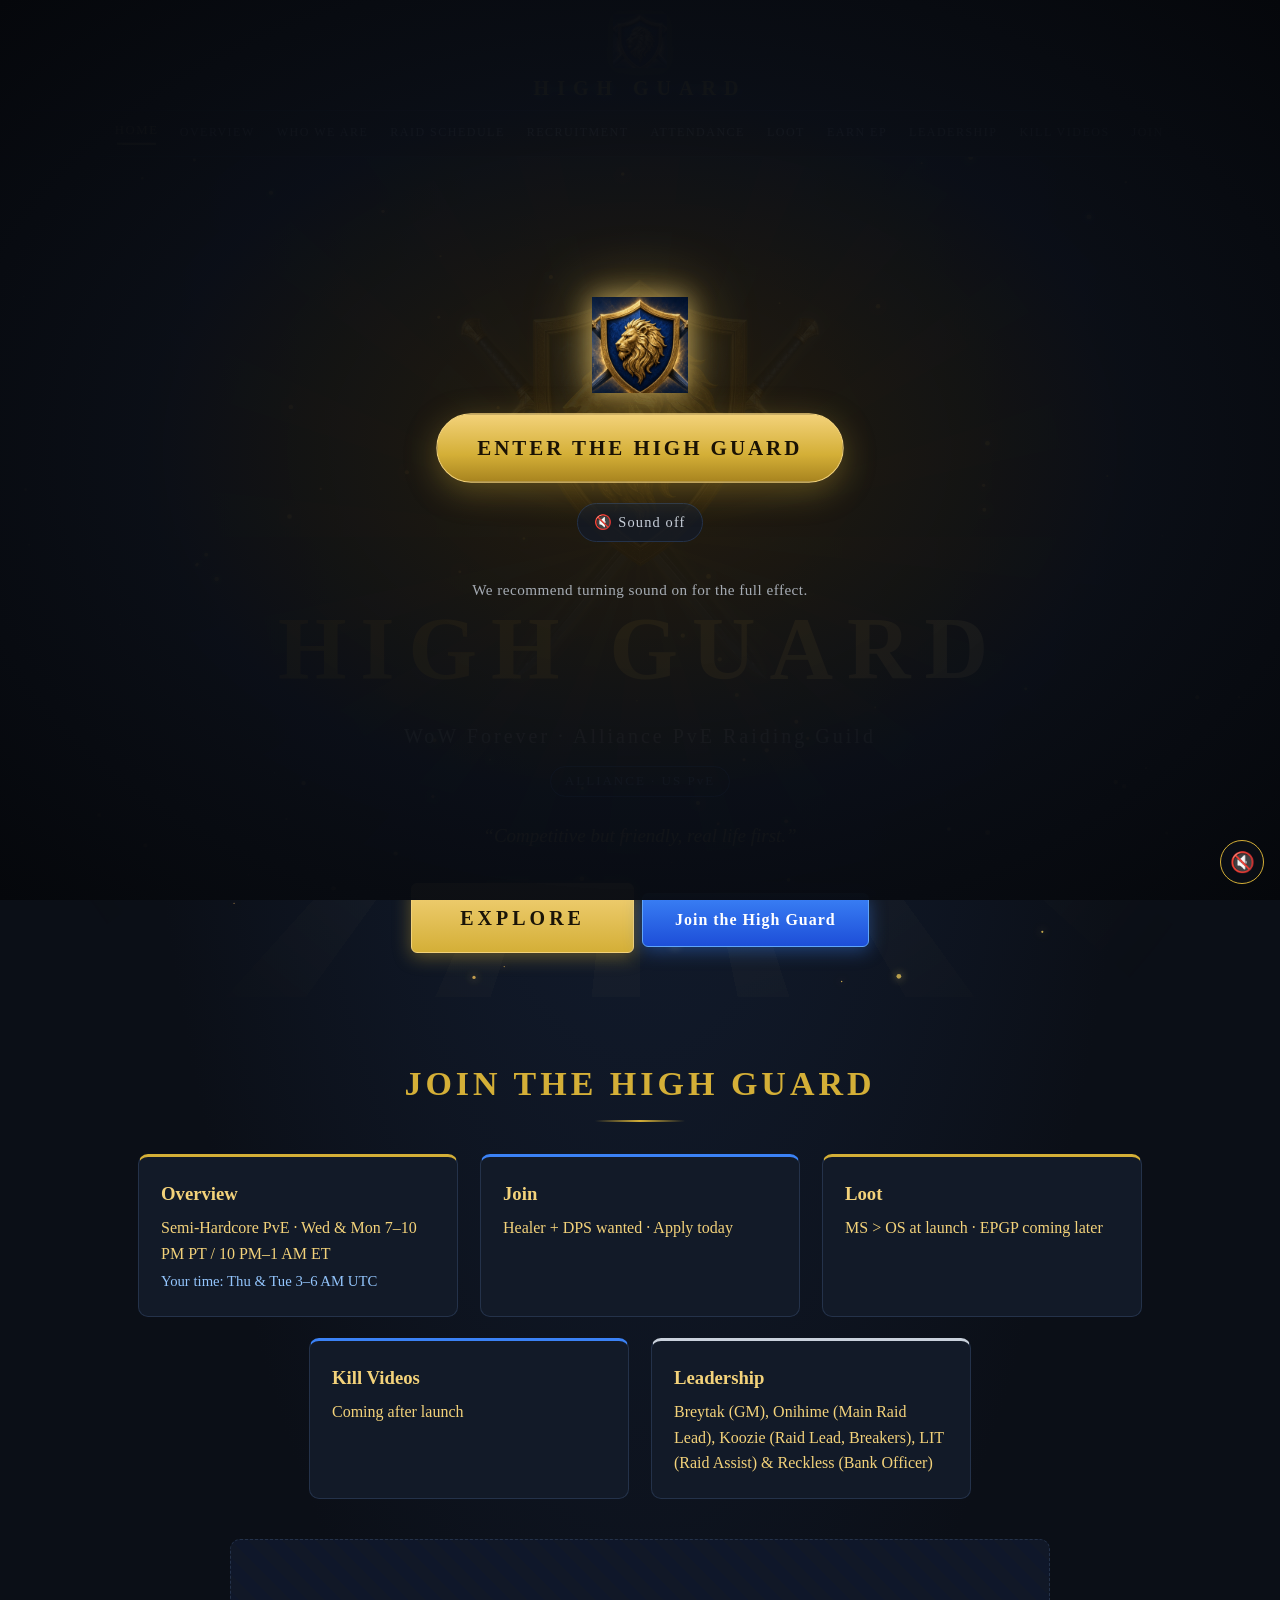
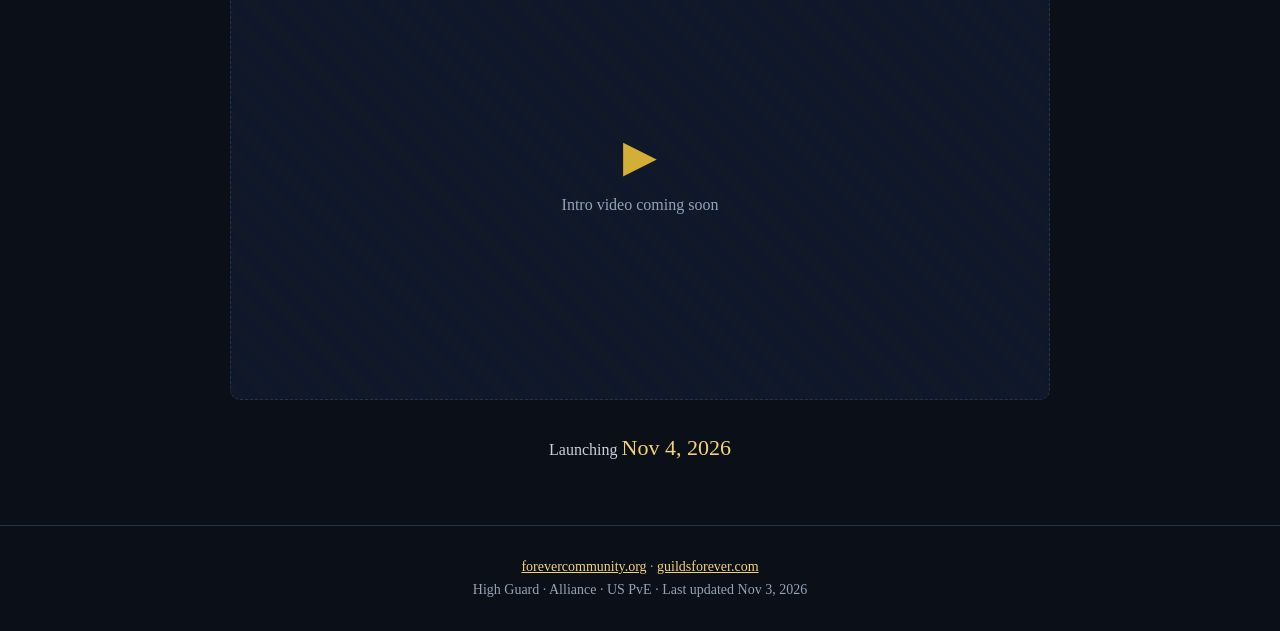
<file: index.html>
<!DOCTYPE html><html lang="en"><head><meta charset="utf-8"><meta name="viewport" content="width=device-width,initial-scale=1"><meta name="robots" content="noindex,nofollow"><title>Home · High Guard</title><link rel="icon" href="highguard-icon.png"><link rel="stylesheet" href="styles.css?v=5"><script>try{if(!sessionStorage.getItem("vgIntro")&&!matchMedia("(prefers-reduced-motion: reduce)").matches)document.documentElement.classList.add("intro","intro-wait")}catch(e){}</script></head><body>
<nav class="nv-b"><a class="brand" href="index.html" class="active"><img src="highguard-icon.png" alt="">HIGH GUARD</a><button class="burger" aria-label="Menu">☰</button><div class="links"><a href="index.html" class="active">Home</a><a href="overview.html">Overview</a><a href="who-we-are.html">Who We Are</a><a href="raid-schedule.html">Raid Schedule</a><a href="recruitment.html">Recruitment</a><a href="attendance.html">Attendance</a><a href="loot.html">Loot</a><a href="earn-ep.html">Earn EP</a><a href="leadership.html">Leadership</a><a href="videos.html">Kill Videos</a><a href="join.html">Join</a></div></nav>
<main><header class="hero"><canvas id="embers"></canvas><div class="rays"></div><div class="emblem"><img class="sword s1" src="sword.png" alt="" aria-hidden="true"><img class="sword s2" src="sword.png" alt="" aria-hidden="true"><img class="shield" src="shield-base.png" alt="High Guard lion shield"><img class="lion" src="lion.png" alt="" aria-hidden="true"><span class="ring"></span><span class="flash"></span></div><h1 class="title">HIGH GUARD</h1><p class="tag">WoW Forever · Alliance PvE Raiding Guild</p><span class="region">ALLIANCE · US PvE</span><p class="motto">“Competitive but friendly, real life first.”</p><div><a class="btn gold big" href="#explore">Explore</a><a class="btn" href="https://discord.gg/F4yfHPMW54" target="_blank" rel="noopener">Join the High Guard</a></div></header>
<section id="explore"><h2 class="reveal">Join the High Guard</h2><div class="rule"></div><div class="tiles reveal" style="display:flex;flex-wrap:wrap;justify-content:center;gap:22px"><a href="overview.html" class="card tilt "><h3>Overview</h3><p>Semi-Hardcore PvE · Wed &amp; Mon <span class="raidtime" data-days="Wed,Mon">7–10 PM PT / 10 PM–1 AM ET</span></p></a><a href="join.html#recruiting" class="card tilt b"><h3>Join</h3><p>Healer + DPS wanted · Apply today</p></a><a href="loot.html" class="card tilt "><h3>Loot</h3><p>MS &gt; OS at launch · EPGP coming later</p></a><a href="videos.html" class="card tilt b"><h3>Kill Videos</h3><p>Coming after launch</p></a><a href="leadership.html" class="card tilt s"><h3>Leadership</h3><p>Breytak (GM), Onihime (Main Raid Lead), Koozie (Raid Lead, Breakers), LIT (Raid Assist) &amp; Reckless (Bank Officer)</p></a></div><div class="video-slot reveal" style="margin-top:40px"><div class="video tilt" role="img" aria-label="Intro video placeholder"><span>▶</span>Intro video coming soon</div></div><p class="center reveal" style="margin-top:30px">Launching <span class="big">Nov 4, 2026</span></p></section></main>
<footer><p><a href="https://forevercommunity.org/guilds/vanguard-2">forevercommunity.org</a> · <a href="https://guildsforever.com/guilds/vanguard">guildsforever.com</a></p><p>High Guard · Alliance · US PvE · Last updated Nov 3, 2026</p></footer><div class="vg-splash" role="dialog" aria-label="Enter the High Guard"><div class="vg-splash-inner"><img src="highguard-icon.png" alt="" class="vg-splash-icon"><button class="vg-enter" type="button">Enter the High Guard</button><button type="button" class="vg-hint" aria-pressed="false" title="Toggle sound"><span class="vg-spk">🔇</span> <span class="vg-hint-txt">Sound off</span></button><p class="vg-sound-note">We recommend turning sound on for the full effect.</p></div></div><button class="sound-toggle" aria-label="Toggle sound" title="Sound off">🔇</button><script src="clang-fallback.js?v=4"></script><script src="script.js?v=4"></script></body></html>
</file>
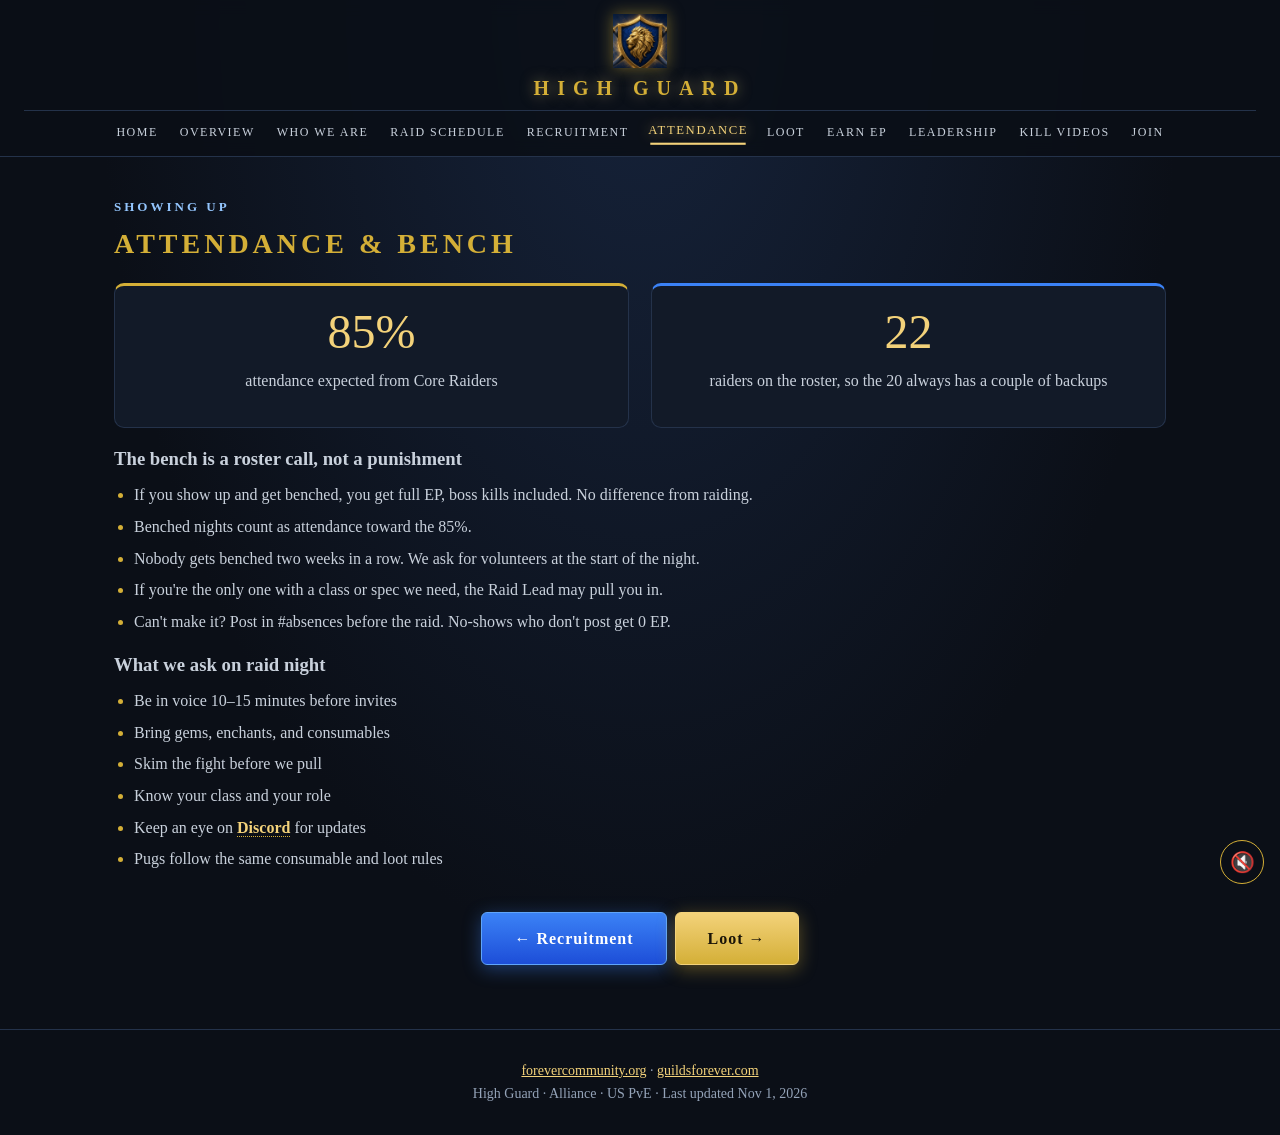
<file: attendance.html>
<!DOCTYPE html><html lang="en"><head><meta charset="utf-8"><meta name="viewport" content="width=device-width,initial-scale=1"><meta name="robots" content="noindex,nofollow"><title>Attendance · High Guard</title><link rel="icon" href="highguard-icon.png"><link rel="stylesheet" href="styles.css?v=5"></head><body>
<nav class="nv-b"><a class="brand" href="index.html"><img src="highguard-icon.png" alt="">HIGH GUARD</a><button class="burger" aria-label="Menu">☰</button><div class="links"><a href="index.html">Home</a><a href="overview.html">Overview</a><a href="who-we-are.html">Who We Are</a><a href="raid-schedule.html">Raid Schedule</a><a href="recruitment.html">Recruitment</a><a href="attendance.html" class="active">Attendance</a><a href="loot.html">Loot</a><a href="earn-ep.html">Earn EP</a><a href="leadership.html">Leadership</a><a href="videos.html">Kill Videos</a><a href="join.html">Join</a></div></nav>
<main><section class="guide-page reveal"><div class="panel on"><h3 class="k">Showing Up</h3><h2>Attendance &amp; Bench</h2><div class="grid"><div class="card center"><p class="stat">85%</p><p>attendance expected from Core Raiders</p></div><div class="card b center"><p class="stat">22</p><p>raiders on the roster, so the 20 always has a couple of backups</p></div></div>
<h3>The bench is a roster call, not a punishment</h3><ul><li>If you show up and get benched, you get full EP, boss kills included. No difference from raiding.</li><li>Benched nights count as attendance toward the 85%.</li><li>Nobody gets benched two weeks in a row. We ask for volunteers at the start of the night.</li><li>If you're the only one with a class or spec we need, the Raid Lead may pull you in.</li><li>Can't make it? Post in #absences before the raid. No-shows who don't post get 0 EP.</li></ul>
<h3>What we ask on raid night</h3><ul><li>Be in voice 10–15 minutes before invites</li><li>Bring gems, enchants, and consumables</li><li>Skim the fight before we pull</li><li>Know your class and your role</li><li>Keep an eye on <a class="discord-link" href="https://discord.gg/F4yfHPMW54" target="_blank" rel="noopener">Discord</a> for updates</li><li>Pugs follow the same consumable and loot rules</li></ul></div><p class="center" style="margin-top:36px"><a class="btn" href="recruitment.html">← Recruitment</a><a class="btn gold" href="loot.html">Loot →</a></p></section></main>
<footer><p><a href="https://forevercommunity.org/guilds/vanguard-2">forevercommunity.org</a> · <a href="https://guildsforever.com/guilds/vanguard">guildsforever.com</a></p><p>High Guard · Alliance · US PvE · Last updated Nov 1, 2026</p></footer><script src="script.js?v=4"></script></body></html>
</file>
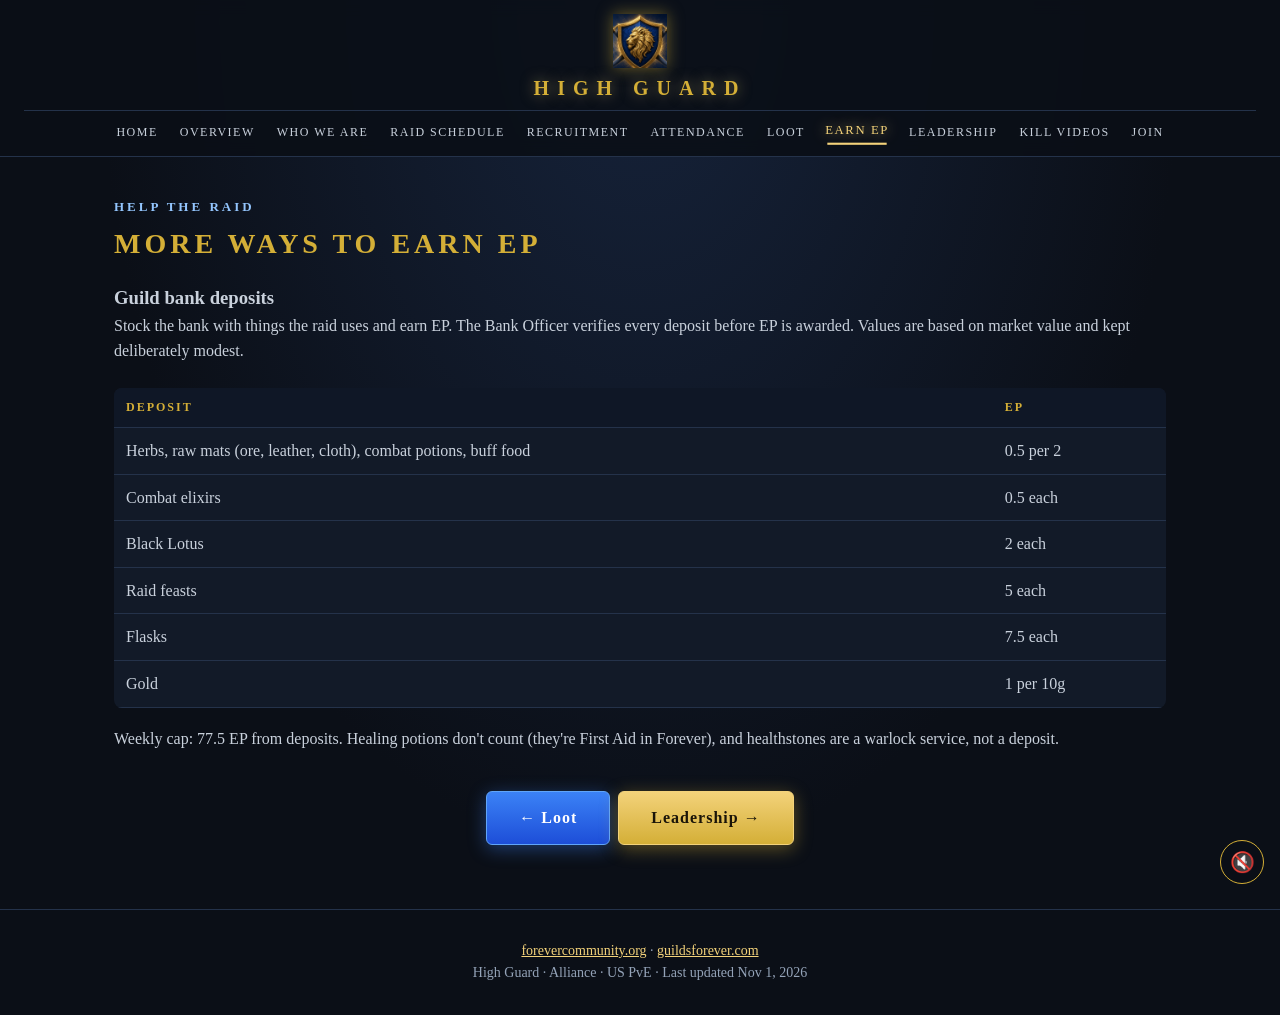
<file: earn-ep.html>
<!DOCTYPE html><html lang="en"><head><meta charset="utf-8"><meta name="viewport" content="width=device-width,initial-scale=1"><meta name="robots" content="noindex,nofollow"><title>Earn EP · High Guard</title><link rel="icon" href="highguard-icon.png"><link rel="stylesheet" href="styles.css?v=5"></head><body>
<nav class="nv-b"><a class="brand" href="index.html"><img src="highguard-icon.png" alt="">HIGH GUARD</a><button class="burger" aria-label="Menu">☰</button><div class="links"><a href="index.html">Home</a><a href="overview.html">Overview</a><a href="who-we-are.html">Who We Are</a><a href="raid-schedule.html">Raid Schedule</a><a href="recruitment.html">Recruitment</a><a href="attendance.html">Attendance</a><a href="loot.html">Loot</a><a href="earn-ep.html" class="active">Earn EP</a><a href="leadership.html">Leadership</a><a href="videos.html">Kill Videos</a><a href="join.html">Join</a></div></nav>
<main><section class="guide-page reveal"><div class="panel on"><h3 class="k">Help the Raid</h3><h2>More Ways to Earn EP</h2><h3>Guild bank deposits</h3><p>Stock the bank with things the raid uses and earn EP. The Bank Officer verifies every deposit before EP is awarded. Values are based on market value and kept deliberately modest.</p>
<div class="tablewrap"><table><tr><th>Deposit</th><th>EP</th></tr><tr><td>Herbs, raw mats (ore, leather, cloth), combat potions, buff food</td><td>0.5 per 2</td></tr><tr><td>Combat elixirs</td><td>0.5 each</td></tr><tr><td>Black Lotus</td><td>2 each</td></tr><tr><td>Raid feasts</td><td>5 each</td></tr><tr><td>Flasks</td><td>7.5 each</td></tr><tr><td>Gold</td><td>1 per 10g</td></tr></table></div>
<p>Weekly cap: 77.5 EP from deposits. Healing potions don't count (they're First Aid in Forever), and healthstones are a warlock service, not a deposit.</p></div><p class="center" style="margin-top:36px"><a class="btn" href="loot.html">← Loot</a><a class="btn gold" href="leadership.html">Leadership →</a></p></section></main>
<footer><p><a href="https://forevercommunity.org/guilds/vanguard-2">forevercommunity.org</a> · <a href="https://guildsforever.com/guilds/vanguard">guildsforever.com</a></p><p>High Guard · Alliance · US PvE · Last updated Nov 1, 2026</p></footer><script src="script.js?v=4"></script></body></html>
</file>
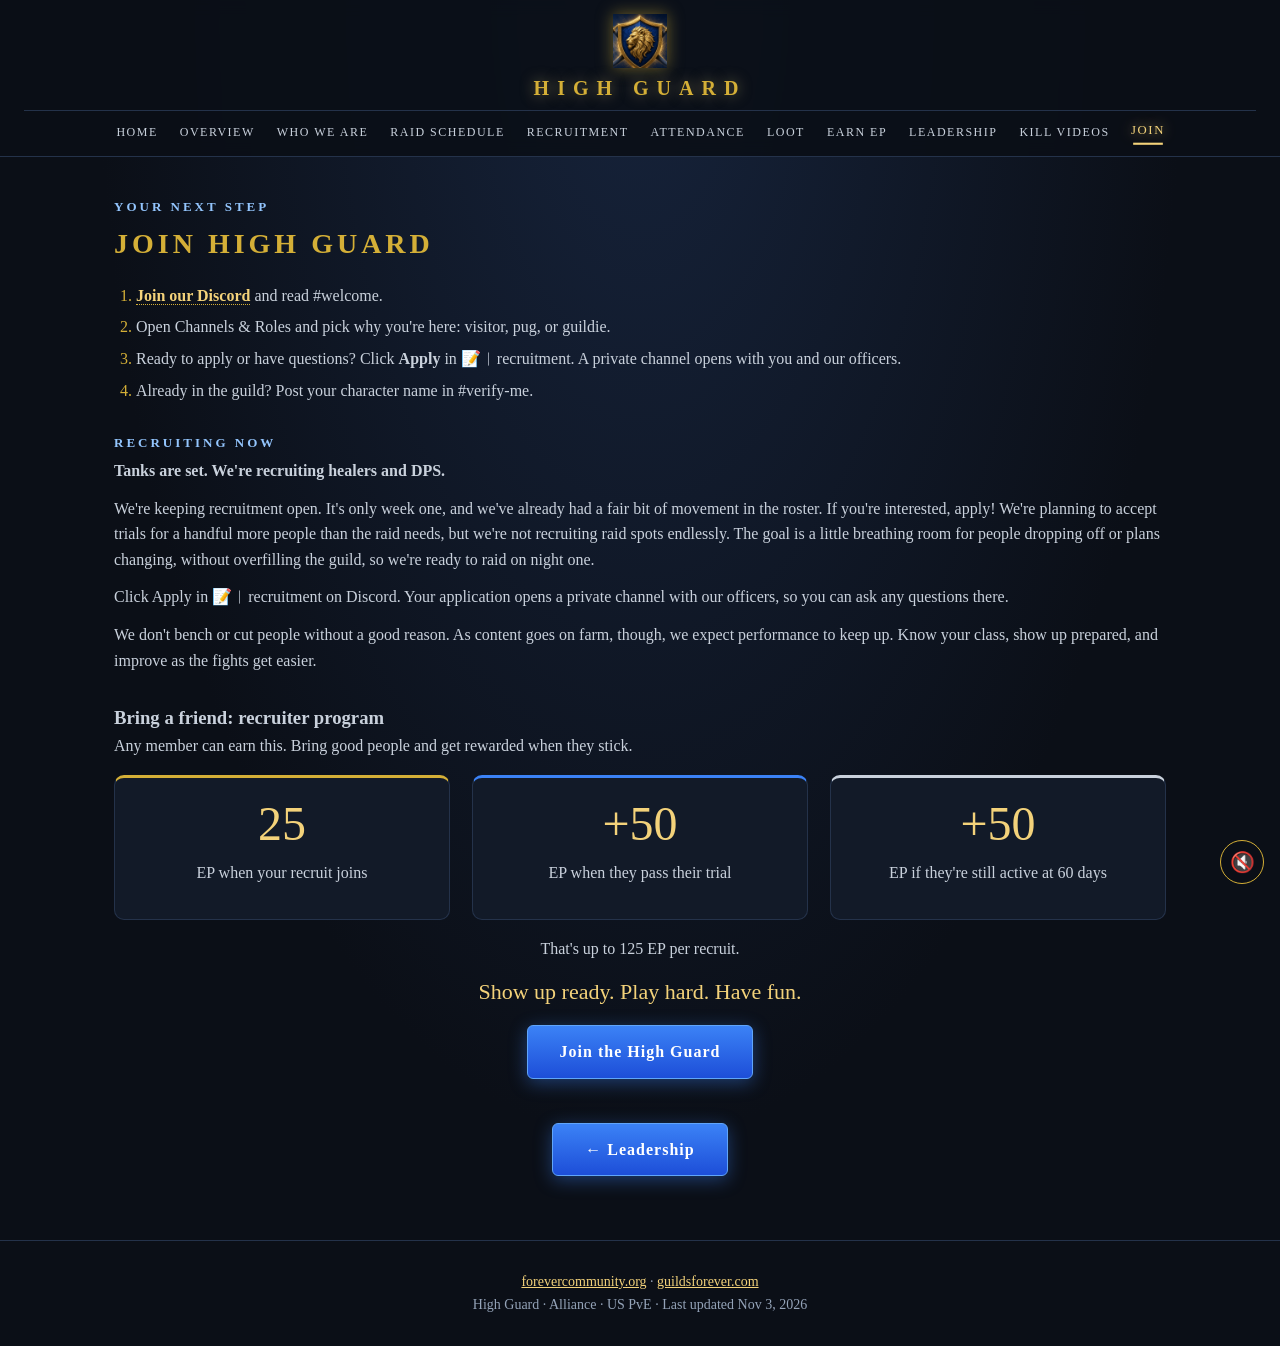
<file: join.html>
<!DOCTYPE html><html lang="en"><head><meta charset="utf-8"><meta name="viewport" content="width=device-width,initial-scale=1"><meta name="robots" content="noindex,nofollow"><title>Join · High Guard</title><link rel="icon" href="highguard-icon.png"><link rel="stylesheet" href="styles.css?v=5"></head><body>
<nav class="nv-b"><a class="brand" href="index.html"><img src="highguard-icon.png" alt="">HIGH GUARD</a><button class="burger" aria-label="Menu">☰</button><div class="links"><a href="index.html">Home</a><a href="overview.html">Overview</a><a href="who-we-are.html">Who We Are</a><a href="raid-schedule.html">Raid Schedule</a><a href="recruitment.html">Recruitment</a><a href="attendance.html">Attendance</a><a href="loot.html">Loot</a><a href="earn-ep.html">Earn EP</a><a href="leadership.html">Leadership</a><a href="videos.html">Kill Videos</a><a href="join.html" class="active">Join</a></div></nav>
<main><section class="guide-page reveal"><div class="panel on"><h3 class="k">Your Next Step</h3><h2>Join High Guard</h2>
<ol><li><a class="discord-link" href="https://discord.gg/F4yfHPMW54" target="_blank" rel="noopener">Join our Discord</a> and read #welcome.</li><li>Open Channels &amp; Roles and pick why you're here: visitor, pug, or guildie.</li><li>Ready to apply or have questions? Click <strong>Apply</strong> in 📝︱recruitment. A private channel opens with you and our officers.</li><li>Already in the guild? Post your character name in #verify-me.</li></ol>
<h3 class="k" id="recruiting" style="margin-top:30px">Recruiting Now</h3><p><strong>Tanks are set. We're recruiting healers and DPS.</strong></p><p>We're keeping recruitment open. It's only week one, and we've already had a fair bit of movement in the roster. If you're interested, apply! We're planning to accept trials for a handful more people than the raid needs, but we're not recruiting raid spots endlessly. The goal is a little breathing room for people dropping off or plans changing, without overfilling the guild, so we're ready to raid on night one.</p><p>Click Apply in 📝︱recruitment on Discord. Your application opens a private channel with our officers, so you can ask any questions there.</p><p>We don't bench or cut people without a good reason. As content goes on farm, though, we expect performance to keep up. Know your class, show up prepared, and improve as the fights get easier.</p><h3 style="margin-top:30px">Bring a friend: recruiter program</h3><p>Any member can earn this. Bring good people and get rewarded when they stick.</p>
<div class="grid"><div class="card center"><p class="stat">25</p><p>EP when your recruit joins</p></div><div class="card b center"><p class="stat">+50</p><p>EP when they pass their trial</p></div><div class="card s center"><p class="stat">+50</p><p>EP if they're still active at 60 days</p></div></div>
<p class="center">That's up to 125 EP per recruit.</p><p class="center big">Show up ready. Play hard. Have fun.</p><p class="center"><a class="btn" href="https://discord.gg/F4yfHPMW54" target="_blank" rel="noopener">Join the High Guard</a></p></div><p class="center" style="margin-top:36px"><a class="btn" href="leadership.html">← Leadership</a></p></section></main>
<footer><p><a href="https://forevercommunity.org/guilds/vanguard-2">forevercommunity.org</a> · <a href="https://guildsforever.com/guilds/vanguard">guildsforever.com</a></p><p>High Guard · Alliance · US PvE · Last updated Nov 3, 2026</p></footer><script src="script.js?v=4"></script></body></html>
</file>
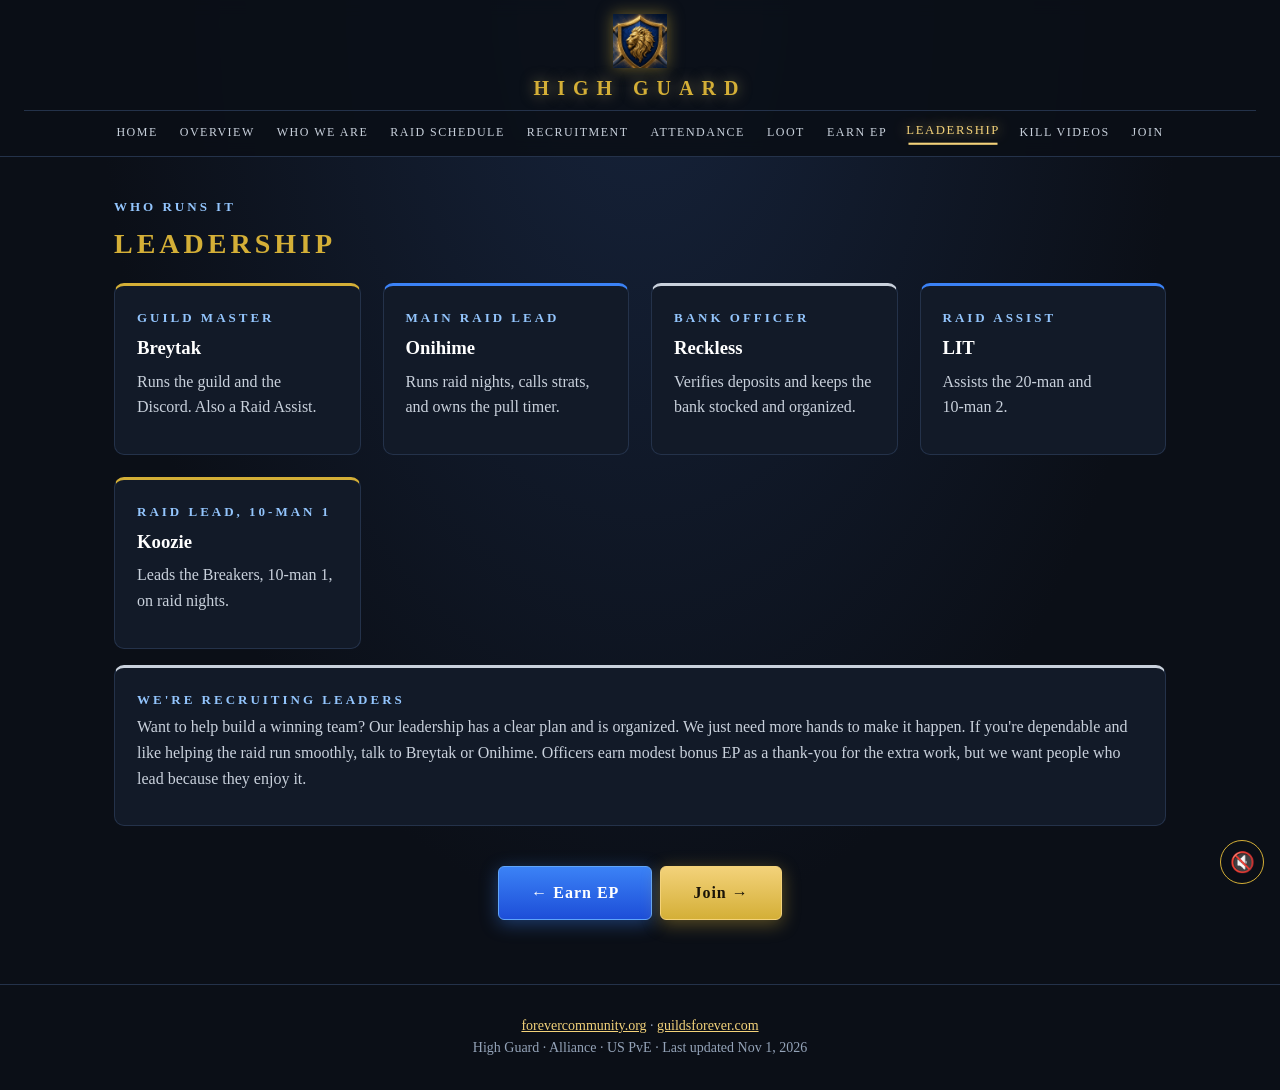
<file: leadership.html>
<!DOCTYPE html><html lang="en"><head><meta charset="utf-8"><meta name="viewport" content="width=device-width,initial-scale=1"><meta name="robots" content="noindex,nofollow"><title>Leadership · High Guard</title><link rel="icon" href="highguard-icon.png"><link rel="stylesheet" href="styles.css?v=5"></head><body>
<nav class="nv-b"><a class="brand" href="index.html"><img src="highguard-icon.png" alt="">HIGH GUARD</a><button class="burger" aria-label="Menu">☰</button><div class="links"><a href="index.html">Home</a><a href="overview.html">Overview</a><a href="who-we-are.html">Who We Are</a><a href="raid-schedule.html">Raid Schedule</a><a href="recruitment.html">Recruitment</a><a href="attendance.html">Attendance</a><a href="loot.html">Loot</a><a href="earn-ep.html">Earn EP</a><a href="leadership.html" class="active">Leadership</a><a href="videos.html">Kill Videos</a><a href="join.html">Join</a></div></nav>
<main><section class="guide-page reveal"><div class="panel on"><h3 class="k">Who Runs It</h3><h2>Leadership</h2><div class="grid"><div class="card"><h3 class="k">Guild Master</h3><h3>Breytak</h3><p>Runs the guild and the Discord. Also a Raid Assist.</p></div><div class="card b"><h3 class="k">Main Raid Lead</h3><h3>Onihime</h3><p>Runs raid nights, calls strats, and owns the pull timer.</p></div><div class="card s"><h3 class="k">Bank Officer</h3><h3>Reckless</h3><p>Verifies deposits and keeps the bank stocked and organized.</p></div><div class="card b"><h3 class="k">Raid Assist</h3><h3>LIT</h3><p>Assists the 20-man and <span style="white-space:nowrap">10-man 2</span>.</p></div><div class="card"><h3 class="k">Raid Lead, <span style="white-space:nowrap">10-man 1</span></h3><h3>Koozie</h3><p>Leads the Breakers, <span style="white-space:nowrap">10-man 1</span>, on raid nights.</p></div></div>
<div class="card s"><h3 class="k">We're Recruiting Leaders</h3><p>Want to help build a winning team? Our leadership has a clear plan and is organized. We just need more hands to make it happen. If you're dependable and like helping the raid run smoothly, talk to Breytak or Onihime. Officers earn modest bonus EP as a thank-you for the extra work, but we want people who lead because they enjoy it.</p></div></div><p class="center" style="margin-top:36px"><a class="btn" href="earn-ep.html">← Earn EP</a><a class="btn gold" href="join.html">Join →</a></p></section></main>
<footer><p><a href="https://forevercommunity.org/guilds/vanguard-2">forevercommunity.org</a> · <a href="https://guildsforever.com/guilds/vanguard">guildsforever.com</a></p><p>High Guard · Alliance · US PvE · Last updated Nov 1, 2026</p></footer><script src="script.js?v=4"></script></body></html>
</file>
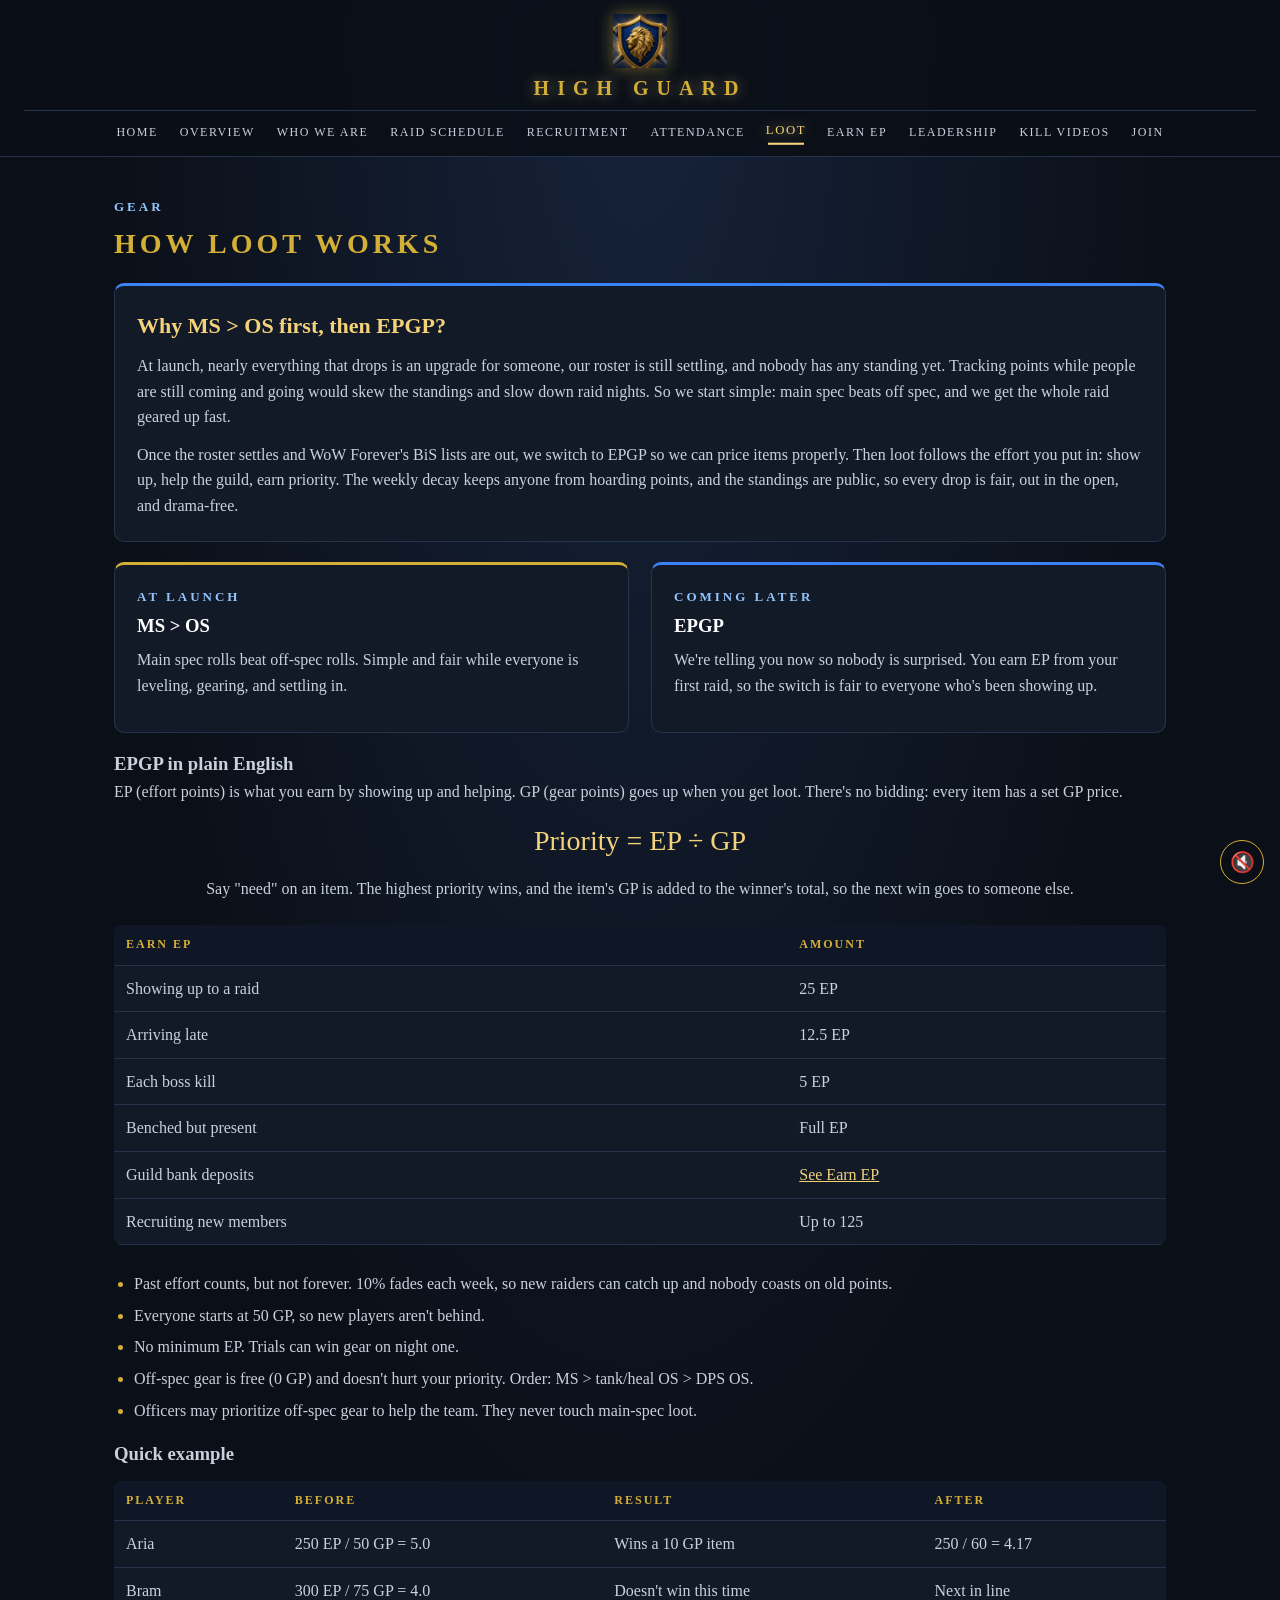
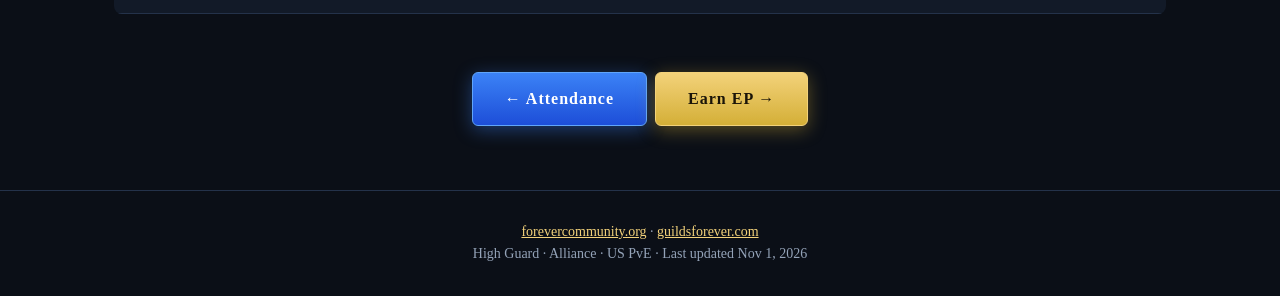
<file: loot.html>
<!DOCTYPE html><html lang="en"><head><meta charset="utf-8"><meta name="viewport" content="width=device-width,initial-scale=1"><meta name="robots" content="noindex,nofollow"><title>Loot · High Guard</title><link rel="icon" href="highguard-icon.png"><link rel="stylesheet" href="styles.css?v=5"></head><body>
<nav class="nv-b"><a class="brand" href="index.html"><img src="highguard-icon.png" alt="">HIGH GUARD</a><button class="burger" aria-label="Menu">☰</button><div class="links"><a href="index.html">Home</a><a href="overview.html">Overview</a><a href="who-we-are.html">Who We Are</a><a href="raid-schedule.html">Raid Schedule</a><a href="recruitment.html">Recruitment</a><a href="attendance.html">Attendance</a><a href="loot.html" class="active">Loot</a><a href="earn-ep.html">Earn EP</a><a href="leadership.html">Leadership</a><a href="videos.html">Kill Videos</a><a href="join.html">Join</a></div></nav>
<main><section class="guide-page reveal"><div class="panel on"><h3 class="k">Gear</h3><h2>How Loot Works</h2><div class="card s" style="margin:4px 0 20px;border-top-color:var(--blue)"><h3 class="big" style="color:var(--gold2);margin-bottom:10px">Why MS &gt; OS first, then EPGP?</h3><p>At launch, nearly everything that drops is an upgrade for someone, our roster is still settling, and nobody has any standing yet. Tracking points while people are still coming and going would skew the standings and slow down raid nights. So we start simple: main spec beats off spec, and we get the whole raid geared up fast.</p><p style="margin-bottom:0">Once the roster settles and WoW Forever's BiS lists are out, we switch to EPGP so we can price items properly. Then loot follows the effort you put in: show up, help the guild, earn priority. The weekly decay keeps anyone from hoarding points, and the standings are public, so every drop is fair, out in the open, and drama-free.</p></div><div class="grid"><div class="card"><h3 class="k">At Launch</h3><h3>MS &gt; OS</h3><p>Main spec rolls beat off-spec rolls. Simple and fair while everyone is leveling, gearing, and settling in.</p></div><div class="card b"><h3 class="k">Coming Later</h3><h3>EPGP</h3><p>We're telling you now so nobody is surprised. You earn EP from your first raid, so the switch is fair to everyone who's been showing up.</p></div></div>
<h3>EPGP in plain English</h3><p>EP (effort points) is what you earn by showing up and helping. GP (gear points) goes up when you get loot. There's no bidding: every item has a set GP price.</p><p class="formula">Priority = EP ÷ GP</p><p class="center">Say "need" on an item. The highest priority wins, and the item's GP is added to the winner's total, so the next win goes to someone else.</p>
<div class="tablewrap"><table><tr><th>Earn EP</th><th>Amount</th></tr><tr><td>Showing up to a raid</td><td>25 EP</td></tr><tr><td>Arriving late</td><td>12.5 EP</td></tr><tr><td>Each boss kill</td><td>5 EP</td></tr><tr><td>Benched but present</td><td>Full EP</td></tr><tr><td>Guild bank deposits</td><td><a href="earn-ep.html">See Earn EP</a></td></tr><tr><td>Recruiting new members</td><td>Up to 125</td></tr></table></div>
<ul><li>Past effort counts, but not forever. 10% fades each week, so new raiders can catch up and nobody coasts on old points.</li><li>Everyone starts at 50 GP, so new players aren't behind.</li><li>No minimum EP. Trials can win gear on night one.</li><li>Off-spec gear is free (0 GP) and doesn't hurt your priority. Order: MS &gt; tank/heal OS &gt; DPS OS.</li><li>Officers may prioritize off-spec gear to help the team. They never touch main-spec loot.</li></ul>
<h3>Quick example</h3><div class="tablewrap"><table><tr><th>Player</th><th>Before</th><th>Result</th><th>After</th></tr><tr><td>Aria</td><td>250 EP / 50 GP = 5.0</td><td>Wins a 10 GP item</td><td>250 / 60 = 4.17</td></tr><tr><td>Bram</td><td>300 EP / 75 GP = 4.0</td><td>Doesn't win this time</td><td>Next in line</td></tr></table></div></div><p class="center" style="margin-top:36px"><a class="btn" href="attendance.html">← Attendance</a><a class="btn gold" href="earn-ep.html">Earn EP →</a></p></section></main>
<footer><p><a href="https://forevercommunity.org/guilds/vanguard-2">forevercommunity.org</a> · <a href="https://guildsforever.com/guilds/vanguard">guildsforever.com</a></p><p>High Guard · Alliance · US PvE · Last updated Nov 1, 2026</p></footer><script src="script.js?v=4"></script></body></html>
</file>
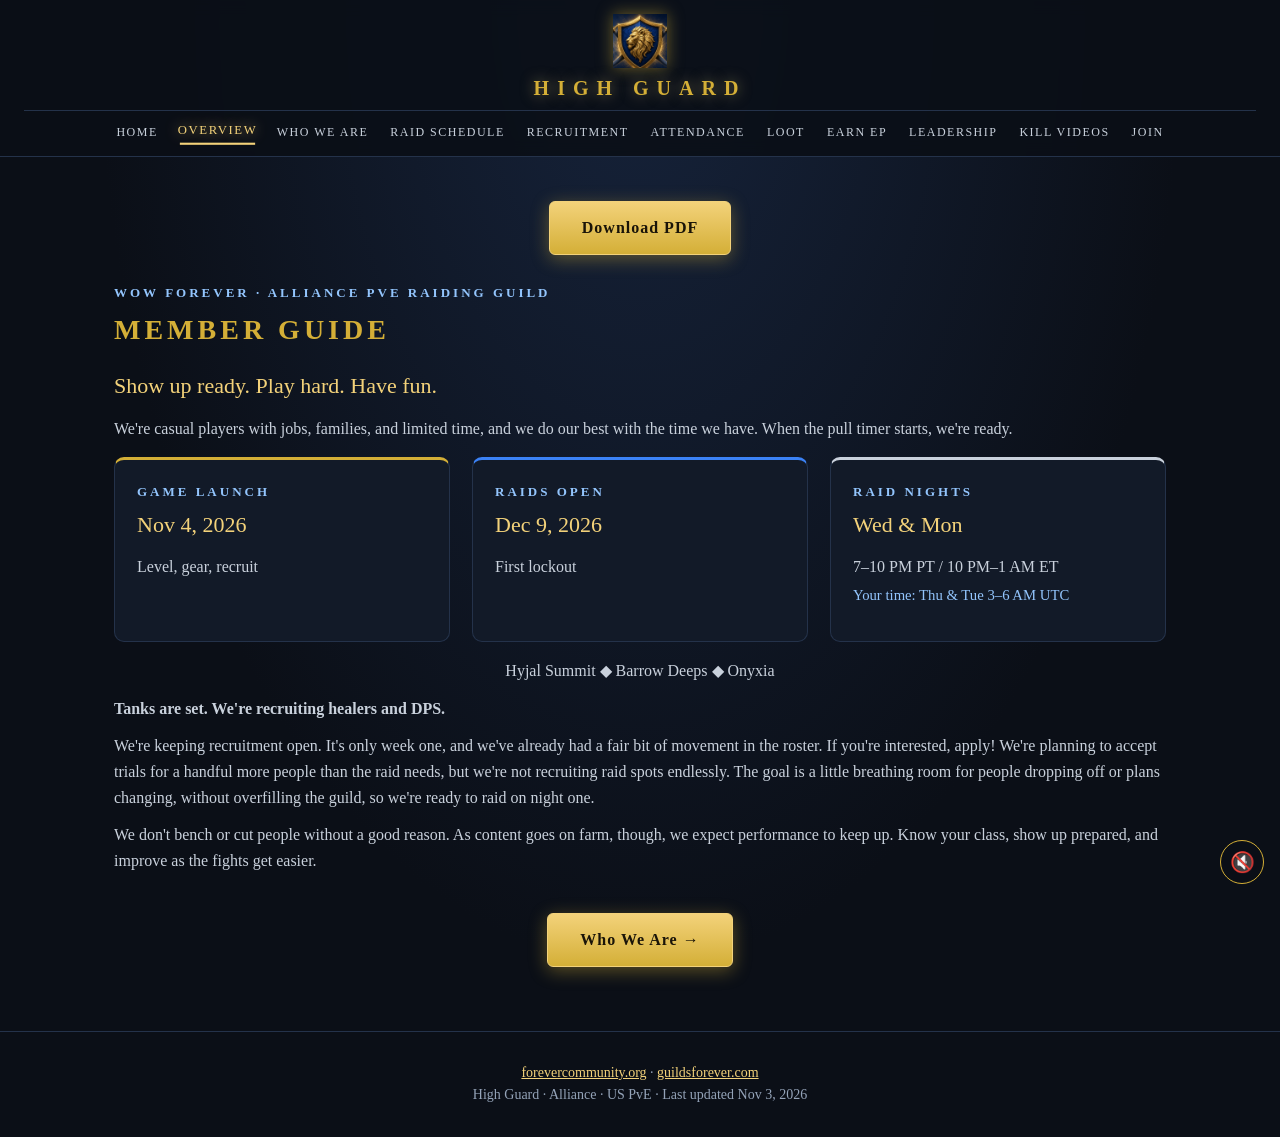
<file: overview.html>
<!DOCTYPE html><html lang="en"><head><meta charset="utf-8"><meta name="viewport" content="width=device-width,initial-scale=1"><meta name="robots" content="noindex,nofollow"><title>Overview · High Guard</title><link rel="icon" href="highguard-icon.png"><link rel="stylesheet" href="styles.css?v=5"></head><body>
<nav class="nv-b"><a class="brand" href="index.html"><img src="highguard-icon.png" alt="">HIGH GUARD</a><button class="burger" aria-label="Menu">☰</button><div class="links"><a href="index.html">Home</a><a href="overview.html" class="active">Overview</a><a href="who-we-are.html">Who We Are</a><a href="raid-schedule.html">Raid Schedule</a><a href="recruitment.html">Recruitment</a><a href="attendance.html">Attendance</a><a href="loot.html">Loot</a><a href="earn-ep.html">Earn EP</a><a href="leadership.html">Leadership</a><a href="videos.html">Kill Videos</a><a href="join.html">Join</a></div></nav>
<main><section class="guide-page reveal"><p class="center" style="margin-bottom:24px"><a class="btn gold" href="High-Guard-Member-Guide.pdf?v=9" download>Download PDF</a></p><div class="panel on"><h3 class="k">WoW Forever · Alliance PvE Raiding Guild</h3><h2>Member Guide</h2><p class="big">Show up ready. Play hard. Have fun.</p><p>We're casual players with jobs, families, and limited time, and we do our best with the time we have. When the pull timer starts, we're ready.</p>
<div class="grid"><div class="card"><h3 class="k">Game Launch</h3><p class="big">Nov 4, 2026</p><p>Level, gear, recruit</p></div><div class="card b"><h3 class="k">Raids Open</h3><p class="big">Dec 9, 2026</p><p>First lockout</p></div><div class="card s"><h3 class="k">Raid Nights</h3><p class="big">Wed &amp; Mon</p><p><span class="raidtime" data-days="Wed,Mon">7–10 PM PT / 10 PM–1 AM ET</span></p></div></div>
<p class="center">Hyjal Summit ◆ Barrow Deeps ◆ Onyxia</p><p><strong>Tanks are set. We're recruiting healers and DPS.</strong></p><p>We're keeping recruitment open. It's only week one, and we've already had a fair bit of movement in the roster. If you're interested, apply! We're planning to accept trials for a handful more people than the raid needs, but we're not recruiting raid spots endlessly. The goal is a little breathing room for people dropping off or plans changing, without overfilling the guild, so we're ready to raid on night one.</p><p>We don't bench or cut people without a good reason. As content goes on farm, though, we expect performance to keep up. Know your class, show up prepared, and improve as the fights get easier.</p></div><p class="center" style="margin-top:36px"><a class="btn gold" href="who-we-are.html">Who We Are →</a></p></section></main>
<footer><p><a href="https://forevercommunity.org/guilds/vanguard-2">forevercommunity.org</a> · <a href="https://guildsforever.com/guilds/vanguard">guildsforever.com</a></p><p>High Guard · Alliance · US PvE · Last updated Nov 3, 2026</p></footer><script src="script.js?v=4"></script></body></html>
</file>
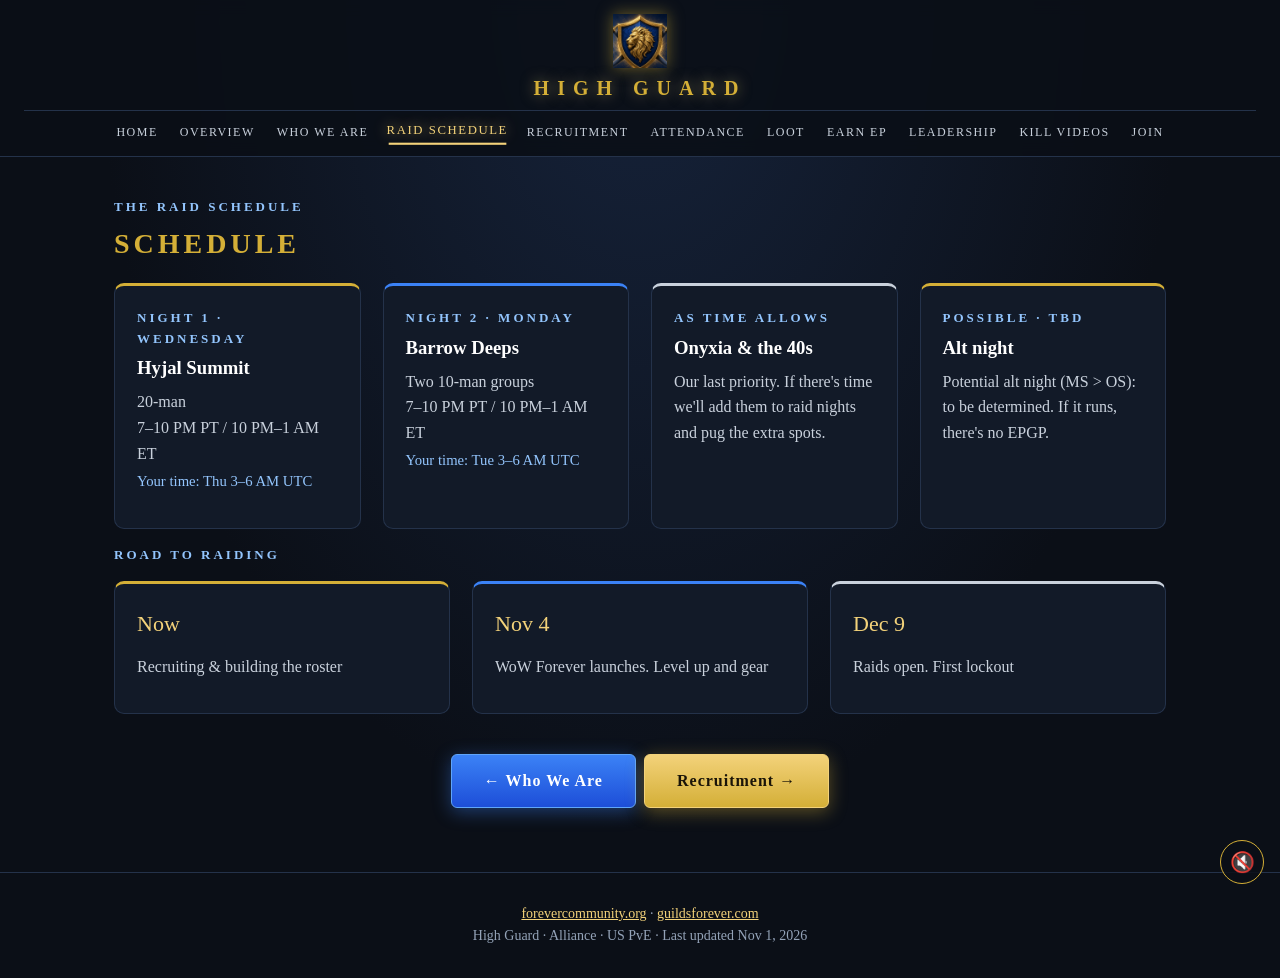
<file: raid-schedule.html>
<!DOCTYPE html><html lang="en"><head><meta charset="utf-8"><meta name="viewport" content="width=device-width,initial-scale=1"><meta name="robots" content="noindex,nofollow"><title>Raid Schedule · High Guard</title><link rel="icon" href="highguard-icon.png"><link rel="stylesheet" href="styles.css?v=5"></head><body>
<nav class="nv-b"><a class="brand" href="index.html"><img src="highguard-icon.png" alt="">HIGH GUARD</a><button class="burger" aria-label="Menu">☰</button><div class="links"><a href="index.html">Home</a><a href="overview.html">Overview</a><a href="who-we-are.html">Who We Are</a><a href="raid-schedule.html" class="active">Raid Schedule</a><a href="recruitment.html">Recruitment</a><a href="attendance.html">Attendance</a><a href="loot.html">Loot</a><a href="earn-ep.html">Earn EP</a><a href="leadership.html">Leadership</a><a href="videos.html">Kill Videos</a><a href="join.html">Join</a></div></nav>
<main><section class="guide-page reveal"><div class="panel on"><h3 class="k">The Raid Schedule</h3><h2>Schedule</h2><div class="grid">
<div class="card"><h3 class="k">Night 1 · Wednesday</h3><h3>Hyjal Summit</h3><p>20-man<br><span class="raidtime" data-days="Wed">7–10 PM PT / 10 PM–1 AM ET</span></p></div>
<div class="card b"><h3 class="k">Night 2 · Monday</h3><h3>Barrow Deeps</h3><p>Two 10-man groups<br><span class="raidtime" data-days="Mon">7–10 PM PT / 10 PM–1 AM ET</span></p></div>
<div class="card s"><h3 class="k">As Time Allows</h3><h3>Onyxia &amp; the 40s</h3><p>Our last priority. If there's time we'll add them to raid nights and pug the extra spots.</p></div>
<div class="card"><h3 class="k">Possible · TBD</h3><h3>Alt night</h3><p>Potential alt night (MS &gt; OS): to be determined. If it runs, there's no EPGP.</p></div></div>
<h3 class="k">Road to Raiding</h3><div class="grid"><div class="card"><p class="big">Now</p><p>Recruiting &amp; building the roster</p></div><div class="card b"><p class="big">Nov 4</p><p>WoW Forever launches. Level up and gear</p></div><div class="card s"><p class="big">Dec 9</p><p>Raids open. First lockout</p></div></div></div><p class="center" style="margin-top:36px"><a class="btn" href="who-we-are.html">← Who We Are</a><a class="btn gold" href="recruitment.html">Recruitment →</a></p></section></main>
<footer><p><a href="https://forevercommunity.org/guilds/vanguard-2">forevercommunity.org</a> · <a href="https://guildsforever.com/guilds/vanguard">guildsforever.com</a></p><p>High Guard · Alliance · US PvE · Last updated Nov 1, 2026</p></footer><script src="script.js?v=4"></script></body></html>
</file>
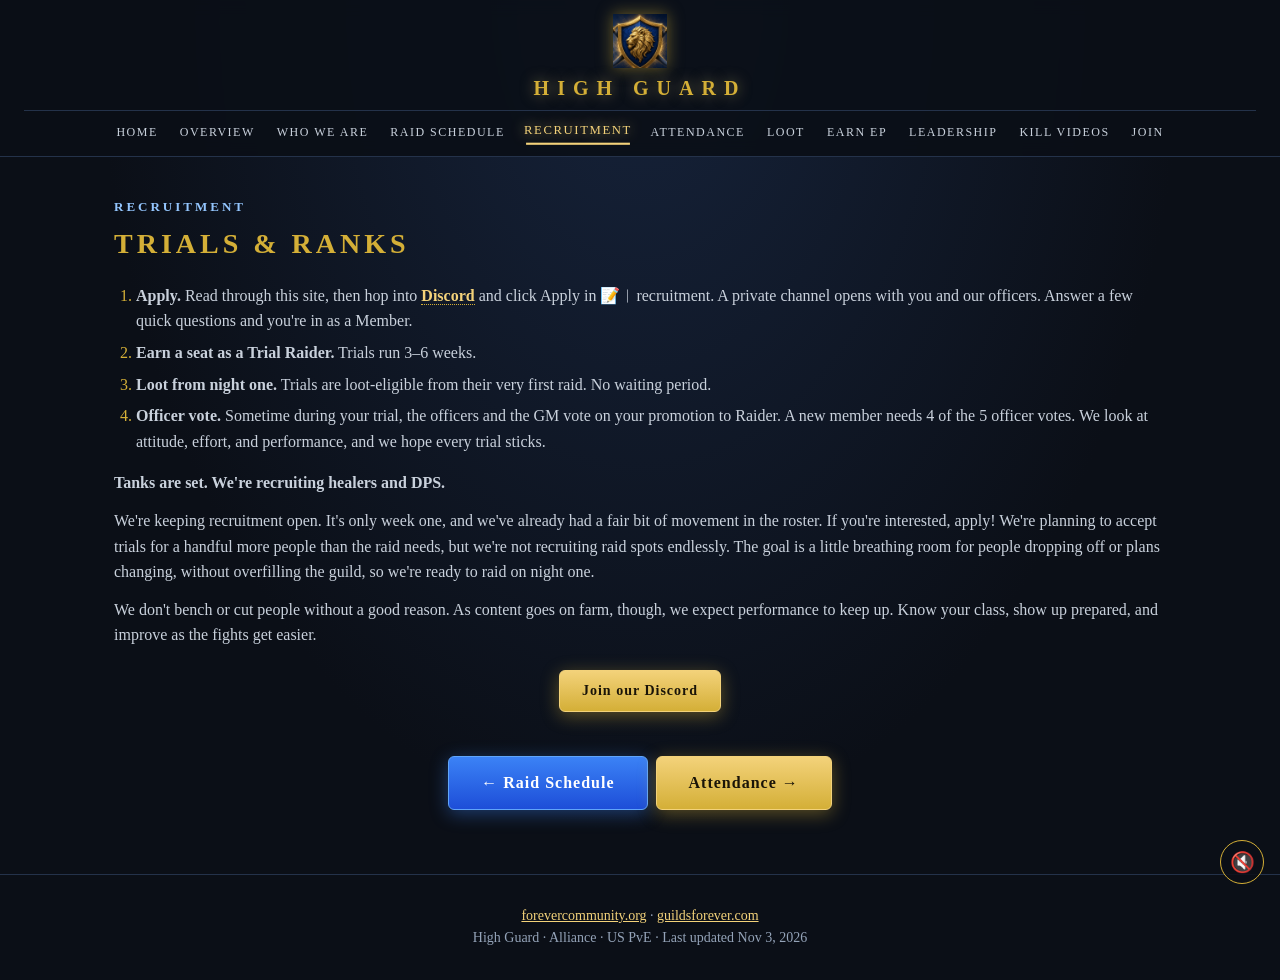
<file: recruitment.html>
<!DOCTYPE html><html lang="en"><head><meta charset="utf-8"><meta name="viewport" content="width=device-width,initial-scale=1"><meta name="robots" content="noindex,nofollow"><title>Recruitment · High Guard</title><link rel="icon" href="highguard-icon.png"><link rel="stylesheet" href="styles.css?v=5"></head><body>
<nav class="nv-b"><a class="brand" href="index.html"><img src="highguard-icon.png" alt="">HIGH GUARD</a><button class="burger" aria-label="Menu">☰</button><div class="links"><a href="index.html">Home</a><a href="overview.html">Overview</a><a href="who-we-are.html">Who We Are</a><a href="raid-schedule.html">Raid Schedule</a><a href="recruitment.html" class="active">Recruitment</a><a href="attendance.html">Attendance</a><a href="loot.html">Loot</a><a href="earn-ep.html">Earn EP</a><a href="leadership.html">Leadership</a><a href="videos.html">Kill Videos</a><a href="join.html">Join</a></div></nav>
<main><section class="guide-page reveal"><div class="panel on"><h3 class="k">Recruitment</h3><h2>Trials &amp; Ranks</h2><ol>
<li><b>Apply.</b> Read through this site, then hop into <a class="discord-link" href="https://discord.gg/F4yfHPMW54" target="_blank" rel="noopener">Discord</a> and click Apply in 📝︱recruitment. A private channel opens with you and our officers. Answer a few quick questions and you're in as a Member.</li><li><b>Earn a seat as a Trial Raider.</b> Trials run 3–6 weeks.</li><li><b>Loot from night one.</b> Trials are loot-eligible from their very first raid. No waiting period.</li><li><b>Officer vote.</b> Sometime during your trial, the officers and the GM vote on your promotion to Raider. A new member needs 4 of the 5 officer votes. We look at attitude, effort, and performance, and we hope every trial sticks.</li></ol><p><strong>Tanks are set. We're recruiting healers and DPS.</strong></p><p>We're keeping recruitment open. It's only week one, and we've already had a fair bit of movement in the roster. If you're interested, apply! We're planning to accept trials for a handful more people than the raid needs, but we're not recruiting raid spots endlessly. The goal is a little breathing room for people dropping off or plans changing, without overfilling the guild, so we're ready to raid on night one.</p><p>We don't bench or cut people without a good reason. As content goes on farm, though, we expect performance to keep up. Know your class, show up prepared, and improve as the fights get easier.</p><p class="center discord-cta"><a class="btn gold discord-btn" href="https://discord.gg/F4yfHPMW54" target="_blank" rel="noopener">Join our Discord</a></p></div><p class="center" style="margin-top:36px"><a class="btn" href="raid-schedule.html">← Raid Schedule</a><a class="btn gold" href="attendance.html">Attendance →</a></p></section></main>
<footer><p><a href="https://forevercommunity.org/guilds/vanguard-2">forevercommunity.org</a> · <a href="https://guildsforever.com/guilds/vanguard">guildsforever.com</a></p><p>High Guard · Alliance · US PvE · Last updated Nov 3, 2026</p></footer><script src="script.js?v=4"></script></body></html>
</file>
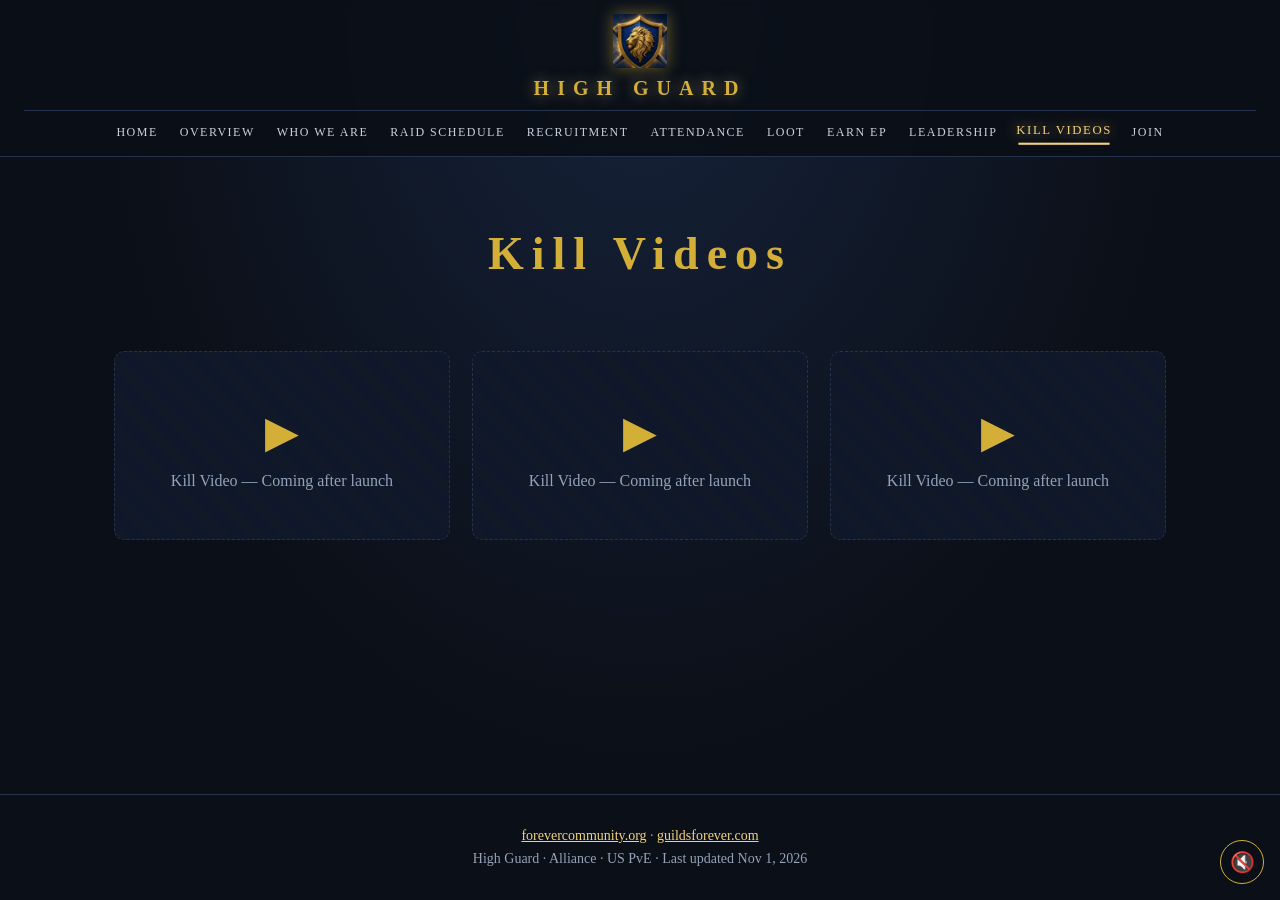
<file: videos.html>
<!DOCTYPE html><html lang="en"><head><meta charset="utf-8"><meta name="viewport" content="width=device-width,initial-scale=1"><meta name="robots" content="noindex,nofollow"><title>Kill Videos · High Guard</title><link rel="icon" href="highguard-icon.png"><link rel="stylesheet" href="styles.css?v=5"></head><body>
<nav class="nv-b"><a class="brand" href="index.html"><img src="highguard-icon.png" alt="">HIGH GUARD</a><button class="burger" aria-label="Menu">☰</button><div class="links"><a href="index.html">Home</a><a href="overview.html">Overview</a><a href="who-we-are.html">Who We Are</a><a href="raid-schedule.html">Raid Schedule</a><a href="recruitment.html">Recruitment</a><a href="attendance.html">Attendance</a><a href="loot.html">Loot</a><a href="earn-ep.html">Earn EP</a><a href="leadership.html">Leadership</a><a href="videos.html" class="active">Kill Videos</a><a href="join.html">Join</a></div></nav>
<main><div class="page-head reveal"><h1>Kill Videos</h1></div><section><div class="grid reveal"><div class="video tilt"><span>▶</span>Kill Video — Coming after launch</div><div class="video tilt"><span>▶</span>Kill Video — Coming after launch</div><div class="video tilt"><span>▶</span>Kill Video — Coming after launch</div></div></section></main>
<footer><p><a href="https://forevercommunity.org/guilds/vanguard-2">forevercommunity.org</a> · <a href="https://guildsforever.com/guilds/vanguard">guildsforever.com</a></p><p>High Guard · Alliance · US PvE · Last updated Nov 1, 2026</p></footer><script src="script.js?v=4"></script></body></html>
</file>
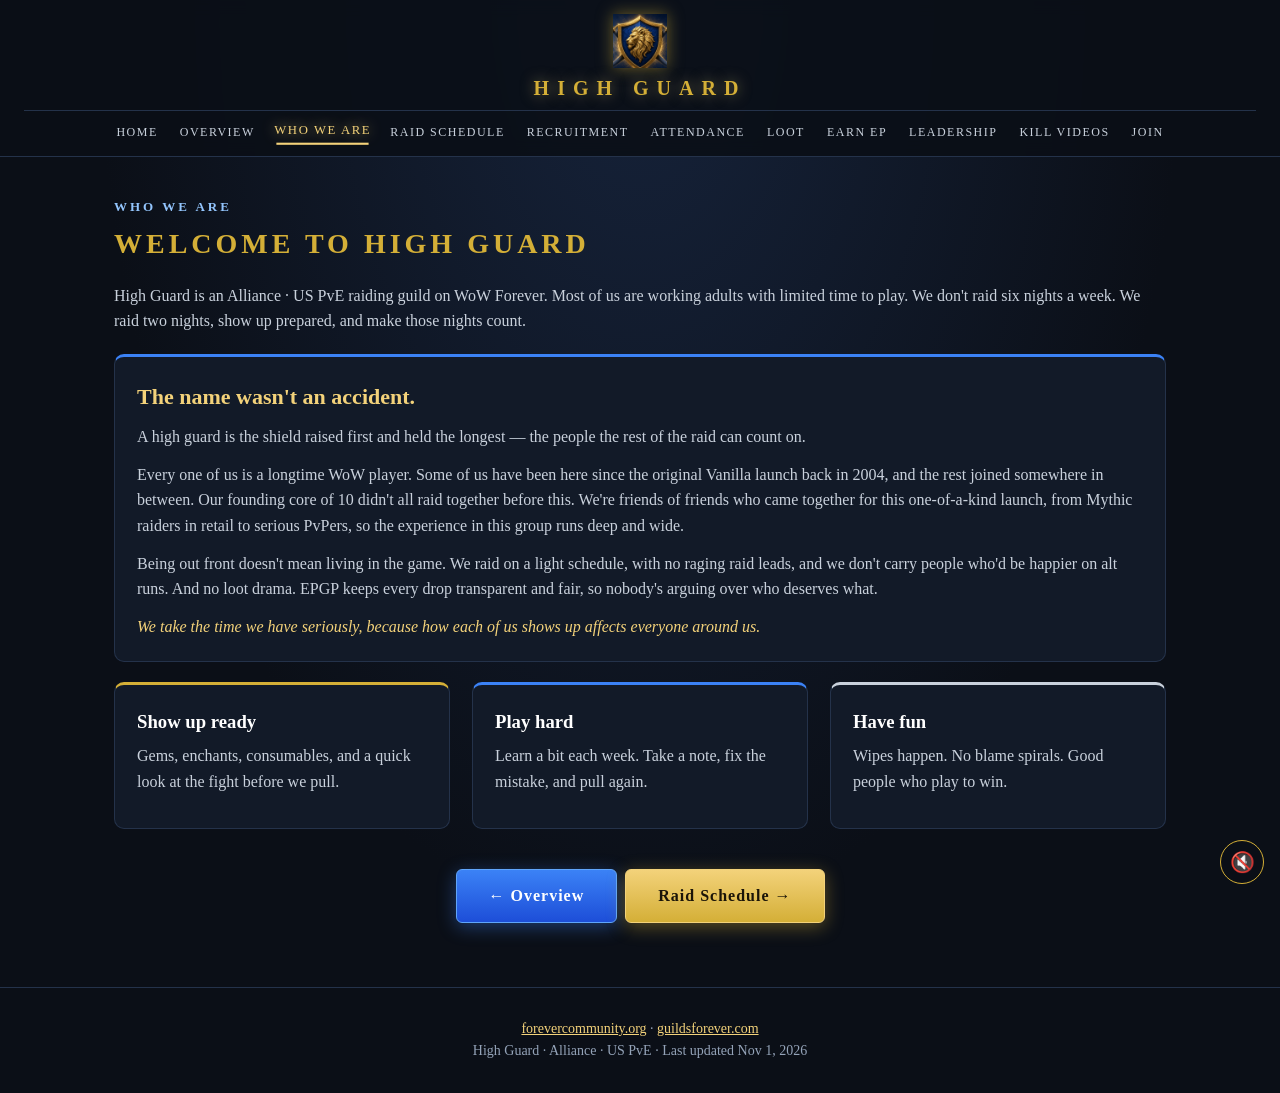
<file: who-we-are.html>
<!DOCTYPE html><html lang="en"><head><meta charset="utf-8"><meta name="viewport" content="width=device-width,initial-scale=1"><meta name="robots" content="noindex,nofollow"><title>Who We Are · High Guard</title><link rel="icon" href="highguard-icon.png"><link rel="stylesheet" href="styles.css?v=5"></head><body>
<nav class="nv-b"><a class="brand" href="index.html"><img src="highguard-icon.png" alt="">HIGH GUARD</a><button class="burger" aria-label="Menu">☰</button><div class="links"><a href="index.html">Home</a><a href="overview.html">Overview</a><a href="who-we-are.html" class="active">Who We Are</a><a href="raid-schedule.html">Raid Schedule</a><a href="recruitment.html">Recruitment</a><a href="attendance.html">Attendance</a><a href="loot.html">Loot</a><a href="earn-ep.html">Earn EP</a><a href="leadership.html">Leadership</a><a href="videos.html">Kill Videos</a><a href="join.html">Join</a></div></nav>
<main><section class="guide-page reveal"><div class="panel on"><h3 class="k">Who We Are</h3><h2>Welcome to High Guard</h2><p>High Guard is an Alliance · US PvE raiding guild on WoW Forever. Most of us are working adults with limited time to play. We don't raid six nights a week. We raid two nights, show up prepared, and make those nights count.</p><div class="card s" style="margin:20px 0;border-top-color:var(--blue)"><h3 class="big" style="color:var(--gold2);margin-bottom:10px">The name wasn't an accident.</h3><p>A high guard is the shield raised first and held the longest — the people the rest of the raid can count on.</p><p>Every one of us is a longtime WoW player. Some of us have been here since the original Vanilla launch back in 2004, and the rest joined somewhere in between. Our founding core of 10 didn't all raid together before this. We're friends of friends who came together for this one-of-a-kind launch, from Mythic raiders in retail to serious PvPers, so the experience in this group runs deep and wide.</p><p>Being out front doesn't mean living in the game. We raid on a light schedule, with no raging raid leads, and we don't carry people who'd be happier on alt runs. And no loot drama. EPGP keeps every drop transparent and fair, so nobody's arguing over who deserves what.</p><p style="color:var(--gold2);font-style:italic;margin-bottom:0">We take the time we have seriously, because how each of us shows up affects everyone around us.</p></div>
<div class="grid"><div class="card"><h3>Show up ready</h3><p>Gems, enchants, consumables, and a quick look at the fight before we pull.</p></div><div class="card b"><h3>Play hard</h3><p>Learn a bit each week. Take a note, fix the mistake, and pull again.</p></div><div class="card s"><h3>Have fun</h3><p>Wipes happen. No blame spirals. Good people who play to win.</p></div></div></div><p class="center" style="margin-top:36px"><a class="btn" href="overview.html">← Overview</a><a class="btn gold" href="raid-schedule.html">Raid Schedule →</a></p></section></main>
<footer><p><a href="https://forevercommunity.org/guilds/vanguard-2">forevercommunity.org</a> · <a href="https://guildsforever.com/guilds/vanguard">guildsforever.com</a></p><p>High Guard · Alliance · US PvE · Last updated Nov 1, 2026</p></footer><script src="script.js?v=4"></script></body></html>
</file>
<file: styles.css>
:root{--gold:#d4af37;--gold2:#f3d27a;--silver:#c9d1dc;--blue:#3b82f6;--bg:#0b0f17;--card:#121a28;--line:#24324a}
html{background:#0b0f17}
*{box-sizing:border-box;margin:0;padding:0}html{scroll-behavior:smooth}
body{background:radial-gradient(ellipse at top,#16233b 0,var(--bg) 60%) no-repeat;background-color:var(--bg);color:var(--silver);font-family:Georgia,'Times New Roman',serif;line-height:1.6;min-height:100vh;display:flex;flex-direction:column}
main{flex:1}a{color:var(--gold2)}
nav{position:sticky;top:0;z-index:50;background:rgba(11,15,23,.9);backdrop-filter:blur(8px);border-bottom:1px solid var(--line);display:flex;align-items:center;justify-content:space-between;padding:10px 24px}
.brand{display:flex;align-items:center;gap:10px;text-decoration:none;color:var(--gold);letter-spacing:4px;font-weight:bold}.brand img{width:38px;filter:drop-shadow(0 0 8px rgba(212,175,55,.5))}
.links{display:flex;gap:6px}.links a{position:relative;text-decoration:none;color:var(--silver);font-size:13px;letter-spacing:2px;text-transform:uppercase;padding:8px 12px;transition:.25s;display:inline-block}
.links a::after{content:"";position:absolute;left:12px;right:12px;bottom:4px;height:2px;background:linear-gradient(90deg,var(--gold),var(--gold2),var(--blue));transform:scaleX(0);transform-origin:left;transition:transform .35s}
.links a:hover,.links a.hover,.links a.active{color:var(--gold2);transform:translateY(-2px) scale(1.06);text-shadow:0 0 12px rgba(243,210,122,.8)}
.links a:hover::after,.links a.hover::after,.links a.active::after{transform:scaleX(1)}
.burger{display:none;background:none;border:1px solid var(--line);color:var(--gold);font-size:22px;padding:2px 10px;border-radius:6px;cursor:pointer}
@media(max-width:860px){.burger{display:block}.links{display:none;position:absolute;top:100%;left:0;right:0;flex-direction:column;background:rgba(11,15,23,.97);padding:10px 20px;border-bottom:1px solid var(--line)}.links.open{display:flex}h1.title{font-size:48px!important;letter-spacing:6px!important}}
.btn{display:inline-block;padding:13px 32px;border-radius:6px;background:linear-gradient(#3b82f6,#1d4ed8);color:#fff;text-decoration:none;font-weight:bold;letter-spacing:1px;border:1px solid #60a5fa;box-shadow:0 4px 18px rgba(59,130,246,.4);transition:.25s;margin:4px}
.btn:hover{transform:translateY(-3px) scale(1.04);box-shadow:0 8px 30px rgba(59,130,246,.7)}
.btn.gold{background:linear-gradient(var(--gold2),var(--gold));color:#1a1408;border-color:var(--gold2);box-shadow:0 4px 18px rgba(212,175,55,.4)}.btn.gold:hover{box-shadow:0 8px 34px rgba(243,210,122,.8)}
.btn.big{font-size:20px;padding:18px 48px;letter-spacing:4px;text-transform:uppercase}
section{max-width:1100px;margin:0 auto;padding:60px 24px}
h2{color:var(--gold);font-size:34px;letter-spacing:4px;text-transform:uppercase;text-align:center;margin-bottom:8px}
.rule{width:90px;height:2px;background:linear-gradient(90deg,transparent,var(--gold),transparent);margin:0 auto 32px}
.grid{display:grid;grid-template-columns:repeat(auto-fit,minmax(240px,1fr));gap:22px}
.card{background:var(--card);border:1px solid var(--line);border-radius:10px;padding:22px;border-top:3px solid var(--gold);transition:transform .2s,box-shadow .3s}
.card.b{border-top-color:var(--blue)}.card.s{border-top-color:var(--silver)}.card h3{color:#fff;margin-bottom:6px}.big{font-size:22px;color:var(--gold2)}
.tilt{transform-style:preserve-3d;will-change:transform}.tilt:hover,.tilt.hover{box-shadow:0 0 28px rgba(212,175,55,.45),0 0 60px rgba(59,130,246,.2);border-color:var(--gold)}
.role h3{font-size:15px;letter-spacing:3px;text-transform:uppercase;color:var(--gold)}.role li{list-style:none;padding:8px 0;border-bottom:1px solid var(--line);color:#e5e7eb}.role li small{display:block;color:#94a3b8}
.open{color:#4ade80;font-size:12px;letter-spacing:2px}.center{text-align:center}
.video{aspect-ratio:16/9;background:repeating-linear-gradient(45deg,#111827,#111827 12px,#0f172a 12px,#0f172a 24px);border:1px dashed var(--line);border-radius:10px;display:flex;flex-direction:column;align-items:center;justify-content:center;color:#94a3b8;transition:transform .2s,box-shadow .3s}
.video span{font-size:44px;color:var(--gold);transition:.3s}.video:hover span,.video.hover span{transform:scale(1.25);text-shadow:0 0 20px var(--gold)}
.pdf{width:100%;height:80vh;border:1px solid var(--line);border-radius:10px;background:#fff;margin-top:20px}
footer{border-top:1px solid var(--line);text-align:center;padding:30px;font-size:14px;color:#94a3b8}
.reveal{opacity:0;transform:translateY(40px);transition:opacity .8s,transform .8s}.reveal.in{opacity:1;transform:none}
.page-head{text-align:center;padding:60px 20px 0}.page-head h1{color:var(--gold);font-size:46px;letter-spacing:8px}
/* landing */
.hero{position:relative;min-height:calc(100vh - 60px);display:flex;flex-direction:column;align-items:center;justify-content:center;text-align:center;overflow:hidden;padding:40px 20px}
#embers{position:absolute;inset:0;width:100%;height:100%;z-index:0}
.rays{position:absolute;top:-50%;left:50%;width:1600px;height:1600px;margin-left:-800px;background:repeating-conic-gradient(from 0deg,rgba(243,210,122,.07) 0 6deg,transparent 6deg 18deg);animation:spin 80s linear infinite;z-index:0;mask-image:radial-gradient(circle,#000 0,transparent 60%);-webkit-mask-image:radial-gradient(circle,#000 0,transparent 60%)}
@keyframes spin{to{transform:rotate(360deg)}}
.hero>*:not(#embers):not(.rays){position:relative;z-index:1}
.hero img{width:240px;animation:pulse 3.5s ease-in-out infinite}
@keyframes pulse{0%,100%{filter:drop-shadow(0 0 18px rgba(59,130,246,.45))}50%{filter:drop-shadow(0 0 45px rgba(243,210,122,.85))}}
h1.title{font-size:88px;letter-spacing:14px;background:linear-gradient(110deg,#a8841f 0%,#f3d27a 35%,#fffbe8 50%,#f3d27a 65%,#a8841f 100%);background-size:250% 100%;-webkit-background-clip:text;background-clip:text;color:transparent;animation:shimmer 4s linear infinite}
@keyframes shimmer{from{background-position:150% 0}to{background-position:-100% 0}}
.tag{font-size:20px;letter-spacing:3px}.region{display:inline-block;margin:14px 0;padding:4px 14px;border:1px solid var(--blue);border-radius:20px;color:#93c5fd;font-size:13px;letter-spacing:2px}
.motto{font-style:italic;color:var(--gold2);font-size:19px;margin:10px 0 28px}
.tiles a{text-decoration:none;display:block}.tiles .card h3{color:var(--gold2)}
@media(prefers-reduced-motion:reduce){*{animation:none!important;transition:none!important}.reveal{opacity:1;transform:none}}
/* guide tabs */
.tabs{display:flex;flex-wrap:wrap;gap:8px;justify-content:center;margin-bottom:28px}
.tabs a{text-decoration:none;color:var(--silver);border:1px solid var(--line);background:var(--card);padding:9px 16px;border-radius:30px;font-size:13px;letter-spacing:2px;text-transform:uppercase;transition:.3s}
.tabs a:hover{color:var(--gold2);border-color:var(--gold);transform:translateY(-2px);box-shadow:0 0 14px rgba(212,175,55,.35)}
.tabs a.on{color:#1a1408;background:linear-gradient(var(--gold2),var(--gold));border-color:var(--gold2);box-shadow:0 0 22px rgba(243,210,122,.7)}
.panel{display:none;animation:fadeup .45s ease}.panel.on{display:block}
@keyframes fadeup{from{opacity:0;transform:translateY(16px)}to{opacity:1;transform:none}}
.panel h3.k{color:#93c5fd;font-size:13px;letter-spacing:3px;text-transform:uppercase;margin-bottom:4px}
.panel h2{text-align:left;font-size:28px;margin-bottom:16px}.panel p{margin-bottom:12px}.panel .grid{margin:16px 0}
.panel ul{margin:8px 0 16px 20px}.panel li{margin:6px 0}.panel li::marker{color:var(--gold)}
.panel ol{margin:8px 0 16px 22px}.stat{font-size:48px;color:var(--gold2);line-height:1}
table{width:100%;border-collapse:collapse;margin:12px 0 18px;background:var(--card);border-radius:8px;overflow:hidden}
th{color:var(--gold);text-align:left;font-size:12px;letter-spacing:2px;text-transform:uppercase;background:#0f1726}
th,td{padding:10px 12px;border-bottom:1px solid var(--line)}.formula{text-align:center;font-size:28px;color:var(--gold2);margin:14px 0}
.tablewrap{overflow-x:auto}
.video-slot{max-width:820px;margin:0 auto}
@media(max-width:600px){.tabs{flex-wrap:nowrap;overflow-x:auto;justify-content:flex-start;padding-bottom:6px}.tabs a{white-space:nowrap}}
.panel{scroll-margin-top:140px}
.tiles>a{flex:0 1 320px}
.guide-page{padding-top:40px}.links a{padding:8px 9px;letter-spacing:1.5px;font-size:12px}
@media(max-width:1180px){.burger{display:block}.links{display:none;position:absolute;top:100%;left:0;right:0;flex-direction:column;background:rgba(11,15,23,.97);padding:10px 20px;border-bottom:1px solid var(--line)}.links.open{display:flex}}
@media(max-width:1180px){.links{background:#0b0f17!important;box-shadow:0 12px 30px rgba(0,0,0,.6)}}
.localtime{display:block;margin-top:4px;font-size:.92em;color:#93c5fd}
/* ===== homepage intro ===== */
.emblem{position:relative;width:300px;height:280px;margin-bottom:6px}
.emblem .shield{position:absolute;left:42px;top:-14px;width:216px;height:auto;z-index:3;animation:pulse 3.5s ease-in-out infinite}
.sword{position:absolute;top:-37px;left:60px;width:180px;height:470px;transform-origin:50% 58%;object-fit:contain;z-index:1;filter:drop-shadow(0 0 6px rgba(243,210,122,.35))}
.sword.s1{transform:rotate(-40deg)}.sword.s2{transform:rotate(40deg) scaleX(-1)}
.ring,.flash{position:absolute;left:50%;top:45%;pointer-events:none;z-index:5;opacity:0}
.ring{width:40px;height:40px;margin:-20px;border-radius:50%;border:3px solid #fff3c4;box-shadow:0 0 30px #f3d27a,inset 0 0 20px #f3d27a}
.flash{width:420px;height:420px;margin:-210px;border-radius:50%;background:radial-gradient(circle,rgba(255,250,225,.95) 0,rgba(243,210,122,.5) 25%,transparent 60%)}
.intro .sword.s1{animation:drop1 .7s cubic-bezier(.5,0,.75,0) both}
.intro .sword.s2{animation:drop2 .7s cubic-bezier(.5,0,.75,0) .8s both}
@keyframes drop1{0%{transform:translateY(-700px) rotate(-40deg);opacity:0}70%{transform:translateY(0) rotate(-40deg);opacity:1}82%{transform:translateY(-22px) rotate(-40deg)}100%{transform:translateY(0) rotate(-40deg)}}
@keyframes drop2{0%{transform:translateY(-700px) rotate(40deg) scaleX(-1);opacity:0}70%{transform:translateY(0) rotate(40deg) scaleX(-1);opacity:1}82%{transform:translateY(-22px) rotate(40deg) scaleX(-1)}100%{transform:translateY(0) rotate(40deg) scaleX(-1)}}
.intro .emblem .shield{animation:slam .6s cubic-bezier(.6,0,.9,.3) 1.72s both,pulse 3.5s ease-in-out 3.2s infinite}
@keyframes slam{0%{transform:translateY(-500px) scale(1.6);opacity:0}80%{transform:translateY(0) scale(1);opacity:1}90%{transform:scale(1.06)}100%{transform:scale(1)}}
.intro .ring{animation:ring .7s ease-out 2.2s both}@keyframes ring{0%{opacity:0;transform:scale(1)}5%{opacity:1}100%{opacity:0;transform:scale(14)}}
.intro .flash{animation:flash .6s ease-out 2.2s both}@keyframes flash{0%{opacity:0;transform:scale(.3)}20%{opacity:1}100%{opacity:0;transform:scale(1.3)}}
.intro .hero{animation:shake .4s linear 2.2s both}
@keyframes shake{0%,100%{transform:none}15%{transform:translate(-7px,4px)}30%{transform:translate(6px,-5px)}45%{transform:translate(-5px,-3px)}60%{transform:translate(4px,4px)}80%{transform:translate(-2px,1px)}}
.intro h1.title{animation:reveal .8s ease-out 2.35s both,shimmer 4s linear 2.35s infinite}
@keyframes reveal{0%{clip-path:inset(0 100% 0 0);letter-spacing:30px;opacity:0}100%{clip-path:inset(0 0 0 0);opacity:1}}
.intro .hero .tag,.intro .hero .region,.intro .hero .motto,.intro .hero>div:last-of-type{animation:fadein .6s ease-out both}
.intro .hero .tag{animation-delay:2.7s}.intro .hero .region{animation-delay:2.8s}.intro .hero .motto{animation-delay:2.9s}.intro .hero>div:last-of-type{animation-delay:3s}
@keyframes fadein{from{opacity:0;transform:translateY(14px)}to{opacity:1;transform:none}}
.sound-toggle{position:fixed;right:16px;bottom:16px;z-index:10000;width:44px;height:44px;border-radius:50%;border:1px solid var(--gold);background:rgba(11,15,23,.85);font-size:20px;cursor:pointer;transition:.25s}
.sound-toggle:hover{box-shadow:0 0 16px rgba(243,210,122,.7);transform:scale(1.08)}
@media(max-width:600px){.emblem{transform:scale(.8);margin:-20px 0 -30px}}
.emblem{margin-top:96px}@media(max-width:600px){.emblem{margin-top:30px}}

.emblem .lion{position:absolute;left:72px;top:30px;width:162px;height:auto;z-index:4;filter:drop-shadow(0 3px 4px rgba(0,0,0,.55))}
.intro .emblem .lion{animation:lionpop .55s cubic-bezier(.2,1.6,.4,1) 2.2s both}
@keyframes lionpop{0%{transform:scale(.2);opacity:0;filter:brightness(2.4) drop-shadow(0 0 20px #fff3c4)}60%{opacity:1}100%{transform:scale(1);opacity:1;filter:brightness(1) drop-shadow(0 3px 4px rgba(0,0,0,.55))}}
.hero .emblem img.sword{width:180px;height:470px}

/* Enter splash (index only) */
.vg-splash{display:none}
.intro-wait .vg-splash{display:flex}
.vg-splash{position:fixed;inset:0;z-index:9999;align-items:center;justify-content:center;background:radial-gradient(ellipse at center,rgba(40,30,10,.92) 0%,rgba(11,15,23,.97) 55%,#05070b 100%);transition:opacity .6s ease,visibility .6s;text-align:center}
.vg-splash.out{opacity:0;visibility:hidden;pointer-events:none}
.vg-splash-inner{display:flex;flex-direction:column;align-items:center;gap:22px;padding:20px}
.vg-splash-icon{width:96px;height:96px;object-fit:contain;filter:drop-shadow(0 0 14px rgba(243,210,122,.7)) drop-shadow(0 0 30px rgba(212,175,55,.45));animation:vgGlow 2.4s ease-in-out infinite}
.vg-enter{font:inherit;font-size:1.25rem;letter-spacing:.14em;text-transform:uppercase;font-weight:700;color:#1a1204;cursor:pointer;padding:16px 38px;border:1px solid var(--gold2);border-radius:999px;background:linear-gradient(180deg,var(--gold2),var(--gold) 60%,#a8841f);box-shadow:0 0 0 0 rgba(243,210,122,.6),0 8px 30px rgba(212,175,55,.35);animation:vgPulse 1.8s ease-out infinite;transition:transform .15s}
.vg-enter:hover,.vg-enter:focus-visible{transform:scale(1.05);outline:none}
.vg-hint{margin:0;font:inherit;font-size:.9rem;letter-spacing:.08em;color:var(--silver);background:rgba(18,26,40,.7);border:1px solid var(--line);border-radius:999px;padding:7px 16px;cursor:pointer;transition:.2s}
.vg-hint:hover,.vg-hint:focus-visible{color:var(--gold2);border-color:var(--gold);box-shadow:0 0 12px rgba(243,210,122,.45);outline:none}
.vg-hint[aria-pressed="true"]{color:var(--gold2);border-color:var(--gold)}
@keyframes vgPulse{0%{box-shadow:0 0 0 0 rgba(243,210,122,.6),0 8px 30px rgba(212,175,55,.35)}70%{box-shadow:0 0 0 22px rgba(243,210,122,0),0 8px 30px rgba(212,175,55,.35)}100%{box-shadow:0 0 0 0 rgba(243,210,122,0),0 8px 30px rgba(212,175,55,.35)}}
@keyframes vgGlow{0%,100%{filter:drop-shadow(0 0 10px rgba(243,210,122,.55)) drop-shadow(0 0 22px rgba(212,175,55,.3))}50%{filter:drop-shadow(0 0 18px rgba(243,210,122,.9)) drop-shadow(0 0 40px rgba(212,175,55,.6))}}
.intro-wait .hero,.intro-wait .hero *{animation-play-state:paused!important}
.intro-wait body{overflow:hidden}

/* Nav option B: centered crest */
nav.nv-b{flex-direction:column;justify-content:center;gap:6px;padding:14px 24px 6px}
nav.nv-b .brand{flex-direction:column;gap:4px;font-size:20px;letter-spacing:8px;text-shadow:0 0 14px rgba(243,210,122,.5)}
nav.nv-b .brand img{width:54px}
nav.nv-b .links{display:flex;flex-wrap:wrap;justify-content:center;gap:2px;border-top:1px solid var(--line);padding-top:4px;width:100%;position:static;flex-direction:row;background:none!important;box-shadow:none!important}
nav.nv-b .links a{font-size:12px;padding:8px 10px}
nav.nv-b .links a.active::after{background:var(--gold2);height:2px}
@media(max-width:860px){nav.nv-b{flex-direction:row;justify-content:space-between;padding:10px 18px}
nav.nv-b .brand{flex-direction:row;font-size:16px;letter-spacing:4px}nav.nv-b .brand img{width:36px}
nav.nv-b .links{display:none;position:absolute;top:100%;left:0;right:0;flex-direction:column;background:#0b0f17!important;padding:10px 20px;border-top:0;text-align:center}
nav.nv-b .links.open{display:flex}}

.discord-link{color:var(--gold2);text-decoration:none;font-weight:bold;border-bottom:1px dotted var(--gold)}.discord-link:hover{text-decoration:underline;border-bottom-color:transparent}
.discord-btn{font-size:14px;padding:9px 22px}
.discord-cta{margin-top:18px}

.vg-sound-note{margin:14px 0 0;font-size:.95rem;opacity:.8;letter-spacing:.03em;text-align:center}
</file>
